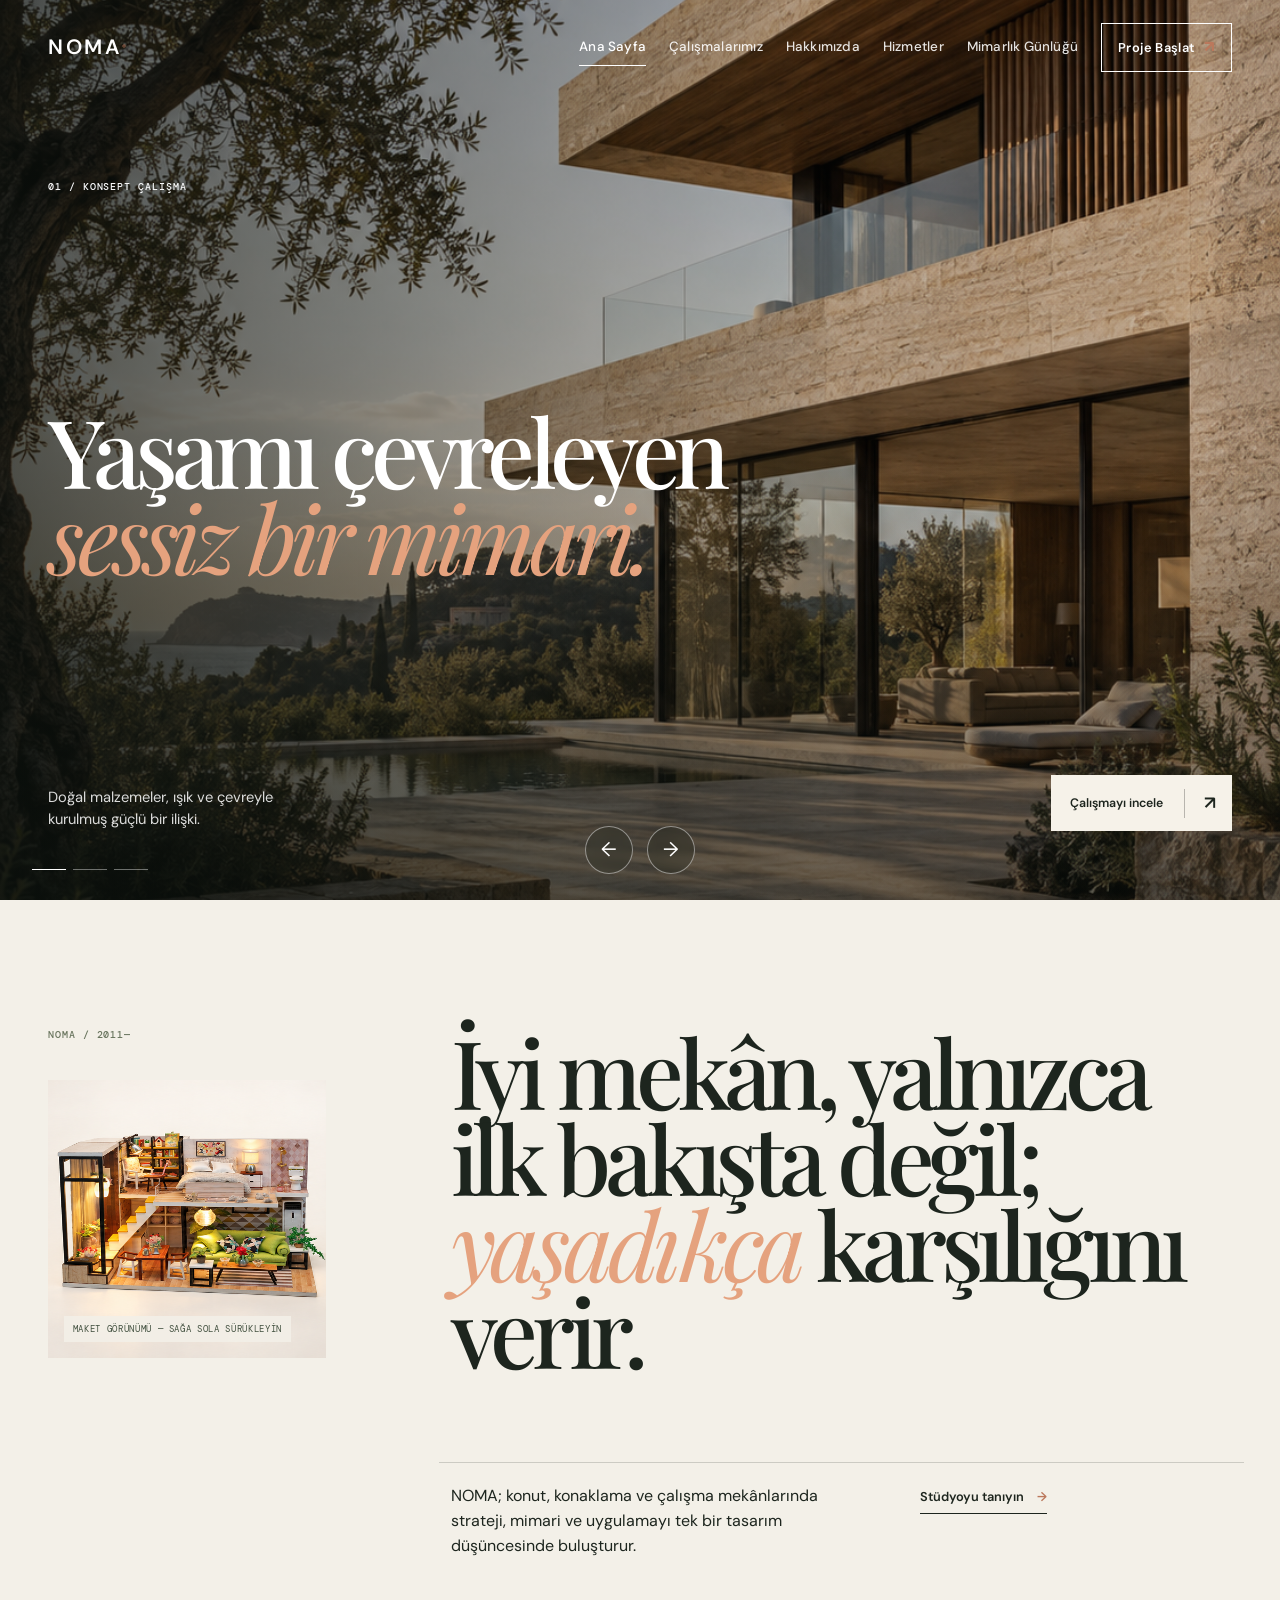
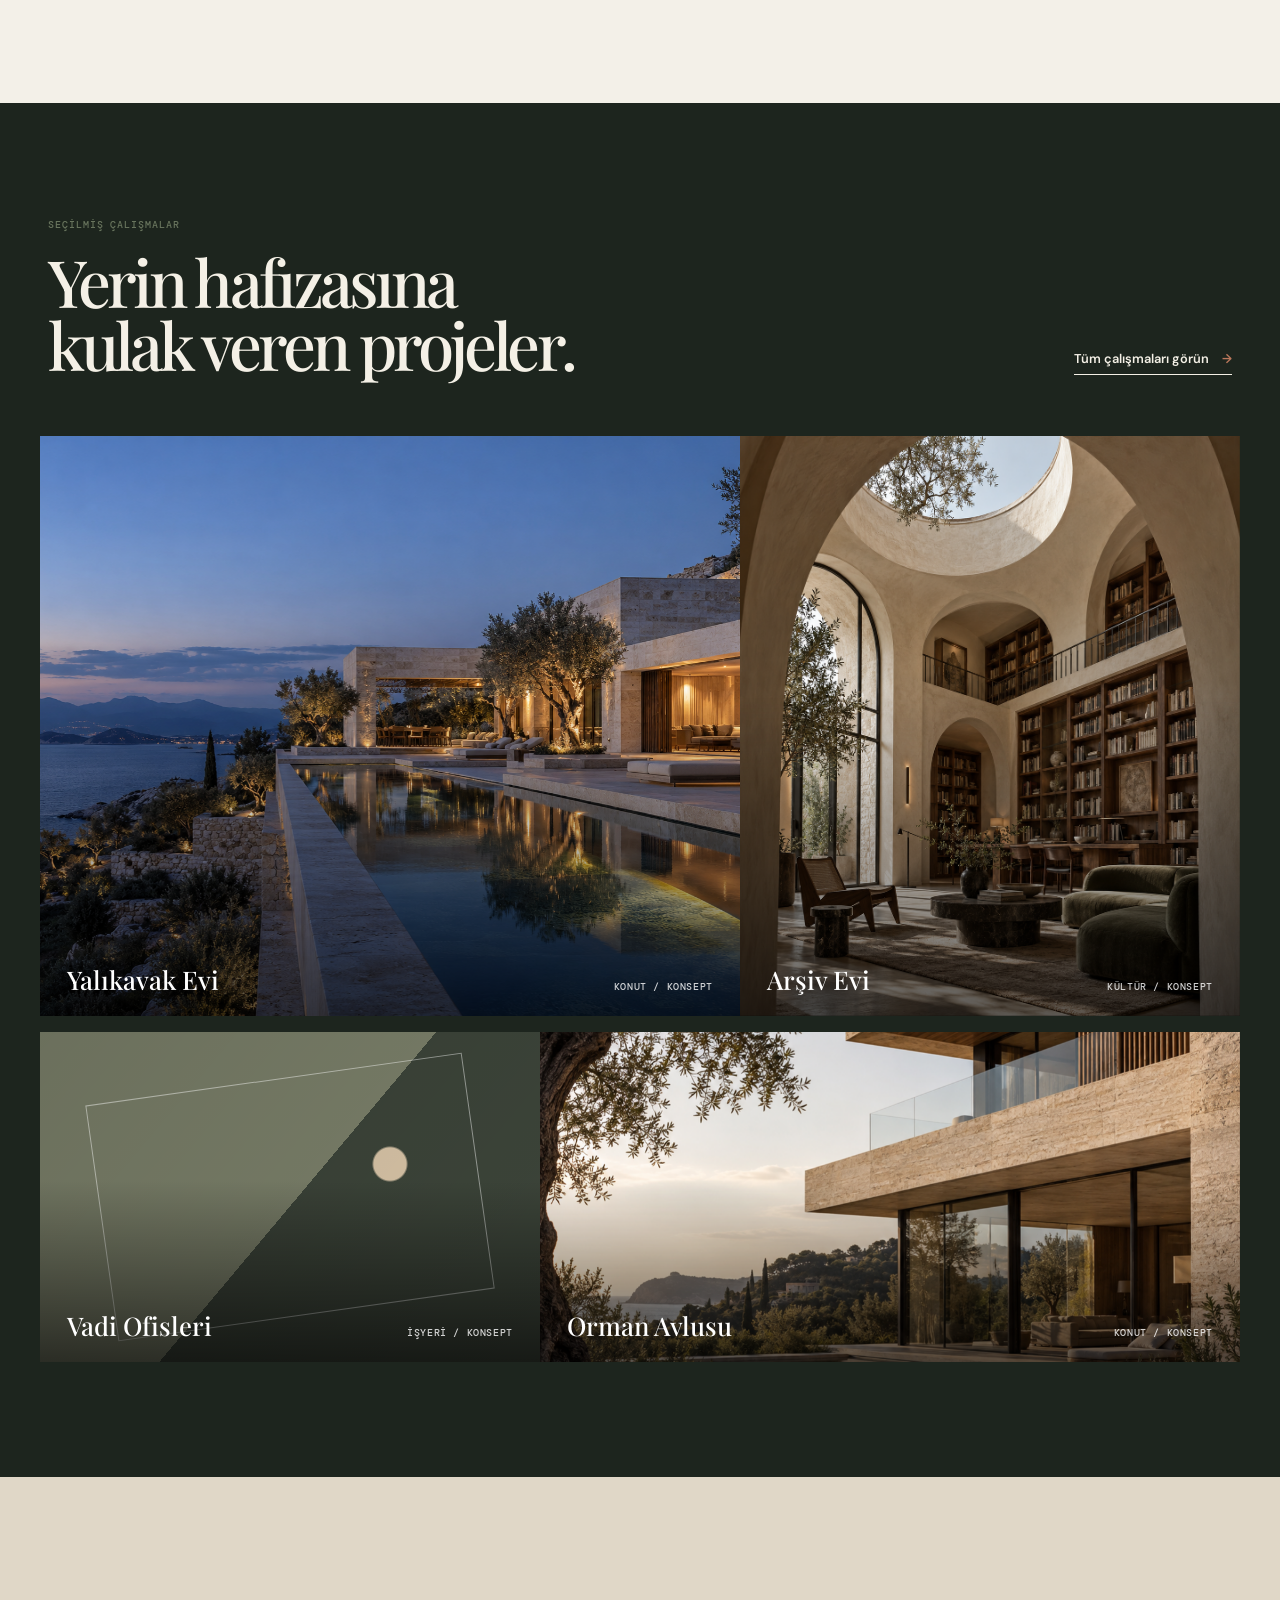
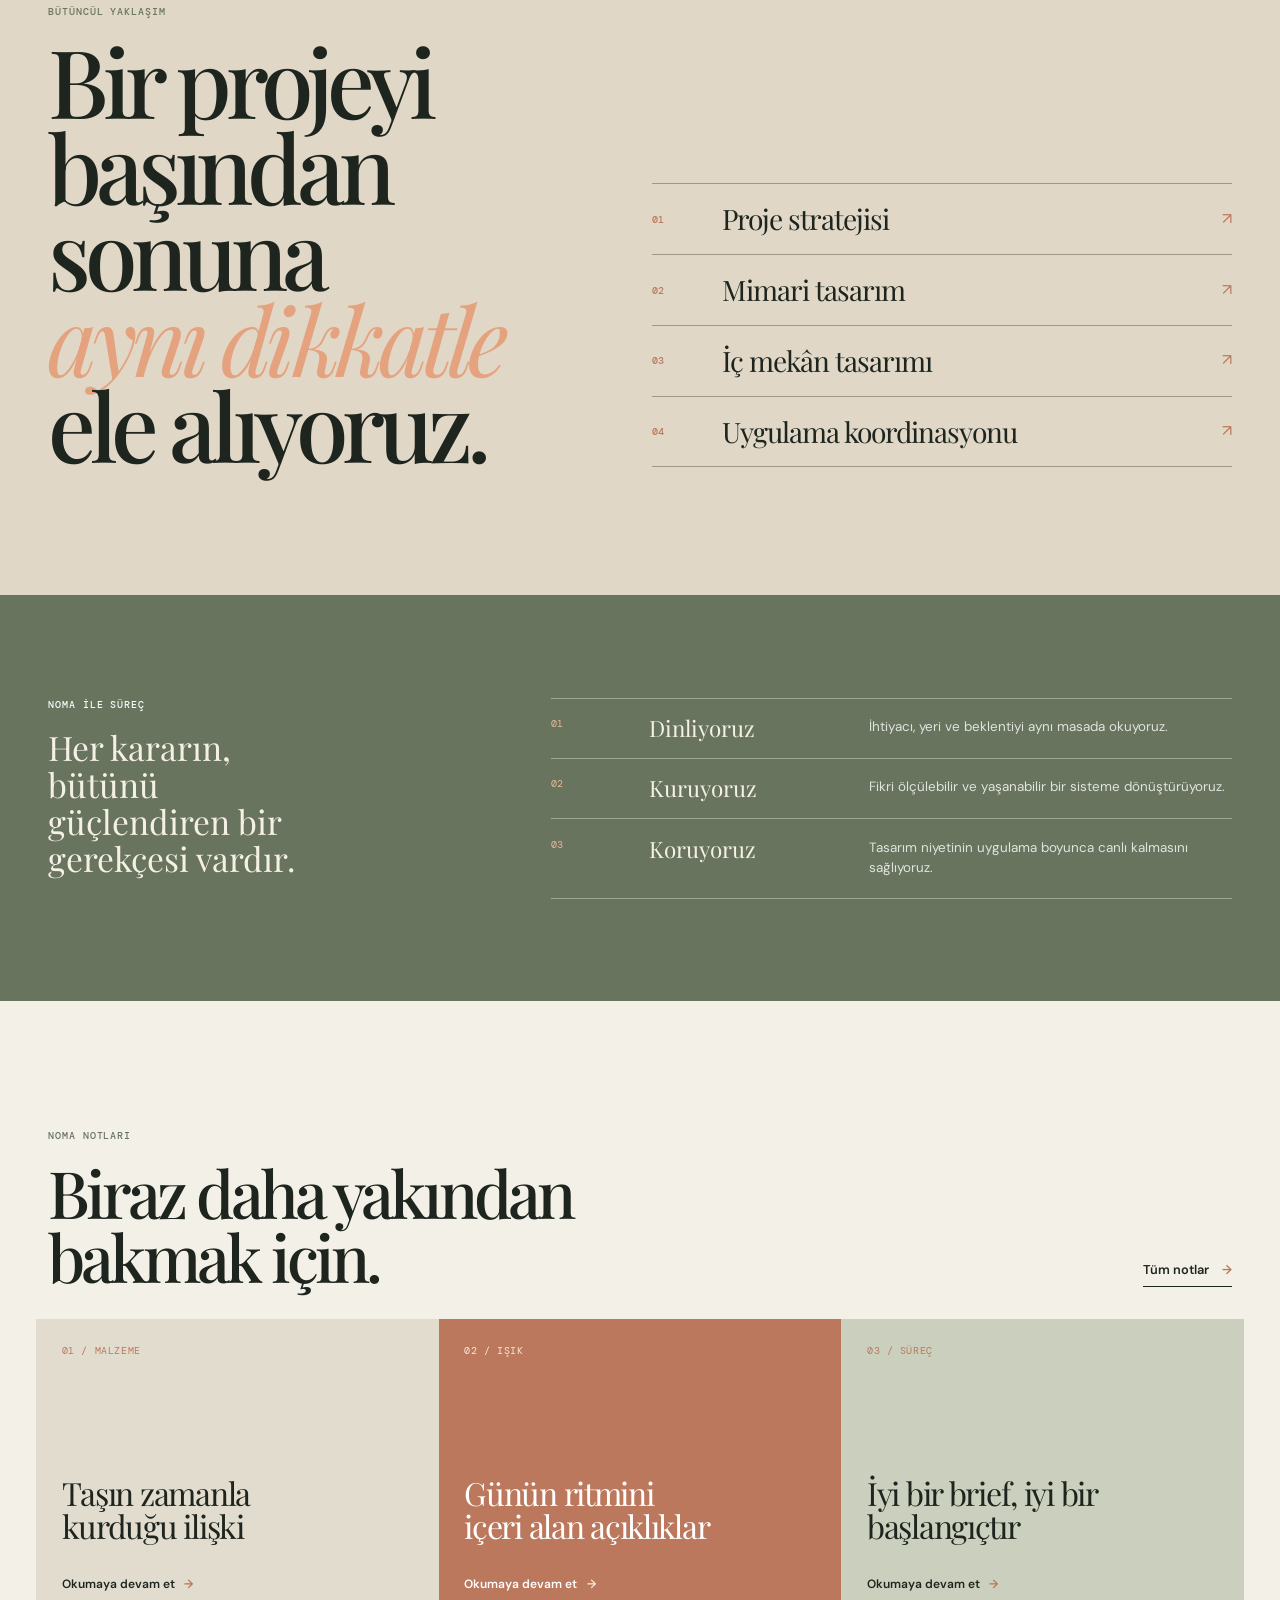
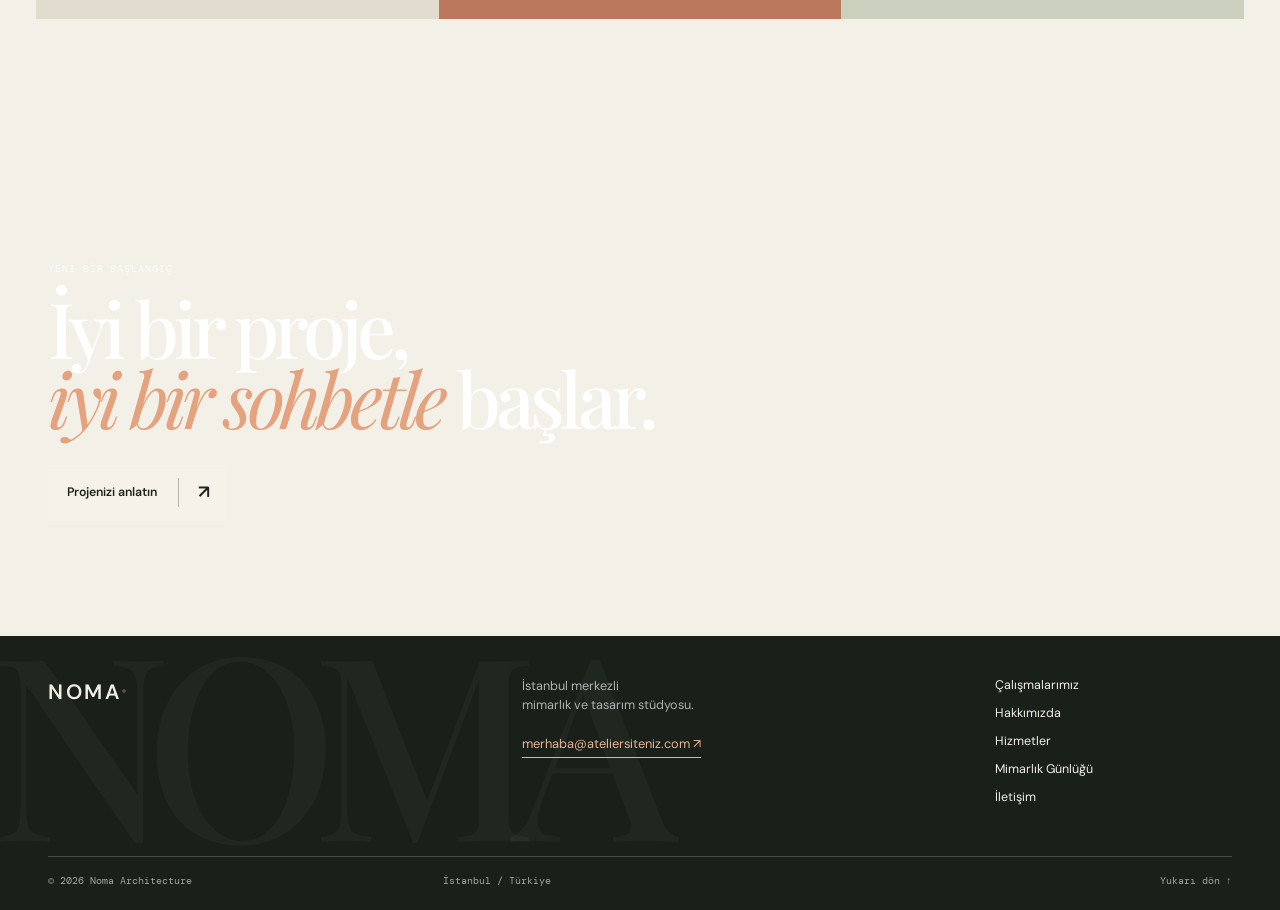
<file: index.html>
<!doctype html>
<html lang="tr">

<head>
    <meta charset="utf-8">
    <meta name="viewport" content="width=device-width,initial-scale=1">
    <meta name="description" content="NOMA Architecture — mimarlık, iç mekân ve proje danışmanlığı.">
    <title>NOMA Architecture — Ana Sayfa</title>
    <link rel="preconnect" href="https://fonts.googleapis.com">
    <link rel="preconnect" href="https://fonts.gstatic.com" crossorigin>
    <link
        href="https://fonts.googleapis.com/css2?family=DM+Mono:wght@400;500&family=DM+Sans:wght@400;500;600&family=Playfair+Display:ital,wght@0,500;0,600;1,500&display=swap"
        rel="stylesheet">
    <link href="https://cdn.jsdelivr.net/npm/bootstrap@5.3.8/dist/css/bootstrap.min.css" rel="stylesheet">
    <link rel="stylesheet" href="css/styles.css">
</head>

<body class="home"><a class="skip-link" href="#main">İçeriğe geç</a>
    <header class="site-header header-light">
        <nav class="navbar navbar-expand-lg">
            <div class="container-fluid px-4 px-xl-5"><a class="brand" href="index.html">NOMA<sup>®</sup></a><button
                    class="navbar-toggler" type="button" data-bs-toggle="collapse" data-bs-target="#nav"
                    aria-label="Menüyü aç"><i></i><i></i></button>
                <div class="collapse navbar-collapse" id="nav">
                    <ul class="navbar-nav ms-auto align-items-lg-center">
                        <li><a class="active" href="index.html">Ana Sayfa</a></li>
                        <li><a href="calismalarimiz.html">Çalışmalarımız</a></li>
                        <li><a href="hakkimizda.html">Hakkımızda</a></li>
                        <li><a href="hizmetler.html">Hizmetler</a></li>
                        <li><a href="notlar.html">Notlar</a></li>
                        <li><a class="nav-button" href="iletisim.html">Proje Başlat <b>↗</b></a></li>
                    </ul>
                </div>
            </div>
        </nav>
    </header>
    <main id="main">
        <section class="hero-carousel carousel slide carousel-fade" id="heroCarousel" data-bs-ride="carousel"
            data-bs-interval="6500" aria-label="Öne çıkan çalışmalar">
            <div class="carousel-indicators"><button type="button" data-bs-target="#heroCarousel" data-bs-slide-to="0"
                    class="active" aria-label="1. slayt"></button><button type="button" data-bs-target="#heroCarousel"
                    data-bs-slide-to="1" aria-label="2. slayt"></button><button type="button"
                    data-bs-target="#heroCarousel" data-bs-slide-to="2" aria-label="3. slayt"></button></div>
            <div class="carousel-inner">
                <article class="carousel-item active hero-slide slide-one">
                    <div class="hero-shade"></div>
                    <div class="container-fluid hero-copy px-4 px-xl-5">
                        <p class="kicker text-light">01 / Konsept çalışma</p>
                        <h1>Yaşamı çevreleyen<br><em>sessiz bir mimari.</em></h1>
                        <div class="hero-bottom">
                            <p>Doğal malzemeler, ışık ve çevreyle kurulmuş güçlü bir ilişki.</p><a
                                class="button button-light" href="calismalarimiz.html">Çalışmayı incele
                                <span>↗</span></a>
                        </div>
                    </div>
                </article>
                <article class="carousel-item hero-slide slide-two">
                    <div class="hero-shade"></div>
                    <div class="container-fluid hero-copy px-4 px-xl-5">
                        <p class="kicker text-light">02 / Konsept çalışma</p>
                        <h1>Kıyının ritmine<br><em>uyumlanan ev.</em></h1>
                        <div class="hero-bottom">
                            <p>Gölge, su ve taşın dengesiyle biçimlenen çağdaş bir sığınak.</p><a
                                class="button button-light" href="calismalarimiz.html">Çalışmayı incele
                                <span>↗</span></a>
                        </div>
                    </div>
                </article>
                <article class="carousel-item hero-slide slide-three">
                    <div class="hero-shade"></div>
                    <div class="container-fluid hero-copy px-4 px-xl-5">
                        <p class="kicker text-light">03 / Konsept çalışma</p>
                        <h1>Bilginin etrafında<br><em>toplanan mekân.</em></h1>
                        <div class="hero-bottom">
                            <p>Kültür, ışık ve malzemeyi aynı anlatıda buluşturan iç mekânlar.</p><a
                                class="button button-light" href="calismalarimiz.html">Çalışmayı incele
                                <span>↗</span></a>
                        </div>
                    </div>
                </article>
            </div><button class="carousel-control-prev hero-control" type="button" data-bs-target="#heroCarousel"
                data-bs-slide="prev"><span aria-hidden="true">←</span><span
                    class="visually-hidden">Önceki</span></button><button class="carousel-control-next hero-control"
                type="button" data-bs-target="#heroCarousel" data-bs-slide="next"><span aria-hidden="true">→</span><span
                    class="visually-hidden">Sonraki</span></button>
        </section>
        <section class="manifesto space-xl">
            <div class="container-fluid px-4 px-xl-5">
                <div class="row">
                    <div class="col-lg-3">
                        <p class="kicker reveal">NOMA / 2011—</p>
                        <div class="house-stage reveal" id="houseStage" role="application"
                            aria-label="Sürükleyerek döndürülebilen mimari maket">
                            <div class="house-rotate">
                                <div class="house"><i class="house-roof"></i><i class="house-front"><b></b></i><i
                                        class="house-side"></i><i class="house-base"></i></div>
                            </div><span>Keşfetmek için sürükleyin ↔</span>
                        </div>
                    </div>
                    <div class="col-lg-8 offset-lg-1">
                        <h2 class="display reveal">İyi mekân, yalnızca ilk bakışta değil;<br><em>yaşadıkça</em>
                            karşılığını verir.</h2>
                        <div class="row manifesto-note reveal">
                            <p class="col-md-6">NOMA; konut, konaklama ve çalışma mekânlarında strateji, mimari ve
                                uygulamayı tek bir tasarım düşüncesinde buluşturur.</p>
                            <p class="col-md-5 offset-md-1"><a class="underlink" href="hakkimizda.html">Stüdyoyu tanıyın
                                    <span>→</span></a></p>
                        </div>
                    </div>
                </div>
            </div>
        </section>
        <section class="featured">
            <div class="container-fluid px-4 px-xl-5">
                <div class="section-head">
                    <div>
                        <p class="kicker">Seçilmiş çalışmalar</p>
                        <h2>Yerin hafızasına<br>kulak veren projeler.</h2>
                    </div><a class="underlink light-link" href="calismalarimiz.html">Tüm çalışmaları görün
                        <span>→</span></a>
                </div>
                <div class="row g-3 work-grid"><a class="col-lg-7 work-tile tall reveal" href="calismalarimiz.html"><img
                            src="public/project-bodrum.png" alt="Taş ve suyla biçimlenen çağdaş kıyı evi"
                            loading="lazy"><span class="work-info"><b>Yalıkavak Evi</b><small>Konut /
                                Konsept</small></span></a><a class="col-lg-5 work-tile reveal"
                        href="calismalarimiz.html"><img src="public/project-library.png"
                            alt="Kemerli tavanı ve ahşap rafları olan kültür mekânı" loading="lazy"><span
                            class="work-info"><b>Arşiv Evi</b><small>Kültür / Konsept</small></span></a><a
                        class="col-lg-5 work-tile horizontal reveal" href="calismalarimiz.html">
                        <div class="abstract-visual visual-moss"></div><span class="work-info"><b>Vadi
                                Ofisleri</b><small>İşyeri / Konsept</small></span>
                    </a><a class="col-lg-7 work-tile horizontal reveal" href="calismalarimiz.html"><img
                            src="public/hero-architecture.png" alt="Bahçe ile ilişki kuran çağdaş konut"
                            loading="lazy"><span class="work-info"><b>Orman Avlusu</b><small>Konut /
                                Konsept</small></span></a></div>
            </div>
        </section>
        <section class="capabilities space-xl">
            <div class="container-fluid px-4 px-xl-5">
                <div class="row align-items-end">
                    <div class="col-lg-5">
                        <p class="kicker reveal">Bütüncül yaklaşım</p>
                        <h2 class="display reveal">Bir projeyi<br>başından sonuna<br><em>aynı dikkatle</em> ele
                            alıyoruz.</h2>
                    </div>
                    <div class="col-lg-6 offset-lg-1">
                        <div class="cap-list reveal"><a href="hizmetler.html"><span>01</span><b>Proje
                                    stratejisi</b><i>↗</i></a><a href="hizmetler.html"><span>02</span><b>Mimari
                                    tasarım</b><i>↗</i></a><a href="hizmetler.html"><span>03</span><b>İç mekân
                                    tasarımı</b><i>↗</i></a><a href="hizmetler.html"><span>04</span><b>Uygulama
                                    koordinasyonu</b><i>↗</i></a></div>
                    </div>
                </div>
            </div>
        </section>
        <section class="process-band">
            <div class="container-fluid px-4 px-xl-5">
                <div class="row">
                    <div class="col-lg-4">
                        <p class="kicker text-light">NOMA ile süreç</p>
                        <p class="process-intro">Her kararın, bütünü güçlendiren bir gerekçesi vardır.</p>
                    </div>
                    <div class="col-lg-7 offset-lg-1 process-steps">
                        <div><span>01</span><b>Dinliyoruz</b>
                            <p>İhtiyacı, yeri ve beklentiyi aynı masada okuyoruz.</p>
                        </div>
                        <div><span>02</span><b>Kuruyoruz</b>
                            <p>Fikri ölçülebilir ve yaşanabilir bir sisteme dönüştürüyoruz.</p>
                        </div>
                        <div><span>03</span><b>Koruyoruz</b>
                            <p>Tasarım niyetinin uygulama boyunca canlı kalmasını sağlıyoruz.</p>
                        </div>
                    </div>
                </div>
            </div>
        </section>
        <section class="journal space-xl">
            <div class="container-fluid px-4 px-xl-5">
                <div class="section-head">
                    <div>
                        <p class="kicker">NOMA notları</p>
                        <h2>Biraz daha yakından<br>bakmak için.</h2>
                    </div><a class="underlink" href="notlar.html">Tüm notlar <span>→</span></a>
                </div>
                <div class="row g-4">
                    <article class="col-md-4 note-card reveal"><span>01 / Malzeme</span>
                        <h3>Taşın zamanla kurduğu ilişki</h3><a href="notlar.html">Okumaya devam et <i>→</i></a>
                    </article>
                    <article class="col-md-4 note-card featured-note reveal"><span>02 / Işık</span>
                        <h3>Günün ritmini içeri alan açıklıklar</h3><a href="notlar.html">Okumaya devam et <i>→</i></a>
                    </article>
                    <article class="col-md-4 note-card reveal"><span>03 / Süreç</span>
                        <h3>İyi bir brief, iyi bir başlangıçtır</h3><a href="notlar.html">Okumaya devam et <i>→</i></a>
                    </article>
                </div>
            </div>
        </section>
        <section class="project-cta">
            <div class="container-fluid px-4 px-xl-5">
                <p class="kicker text-light">Yeni bir başlangıç</p>
                <h2>İyi bir proje,<br><em>iyi bir sohbetle</em> başlar.</h2><a class="button button-light"
                    href="iletisim.html">Projenizi anlatın <span>↗</span></a>
            </div>
        </section>
    </main>
    <footer class="site-footer">
        <div class="container-fluid px-4 px-xl-5">
            <div class="footer-main"><a class="brand" href="index.html">NOMA<sup>®</sup></a>
                <div>
                    <p>İstanbul merkezli<br>mimarlık ve tasarım stüdyosu.</p><a class="footer-mail"
                        href="mailto:merhaba@ateliersiteniz.com">merhaba@ateliersiteniz.com ↗</a>
                </div>
                <div class="footer-links"><a href="calismalarimiz.html">Çalışmalarımız</a><a
                        href="hakkimizda.html">Hakkımızda</a><a href="hizmetler.html">Hizmetler</a><a
                        href="notlar.html">Mimarlık Günlüğü</a><a href="iletisim.html">İletişim</a></div>
            </div>
            <div class="footer-bottom"><span>© <span id="year"></span> Noma Architecture</span><span>İstanbul /
                    Türkiye</span><a href="#main">Yukarı dön ↑</a></div>
        </div>
    </footer>
    <script src="https://cdn.jsdelivr.net/npm/bootstrap@5.3.8/dist/js/bootstrap.bundle.min.js"></script>
    <script src="js/script.js"></script>
</body>

</html>
</file>
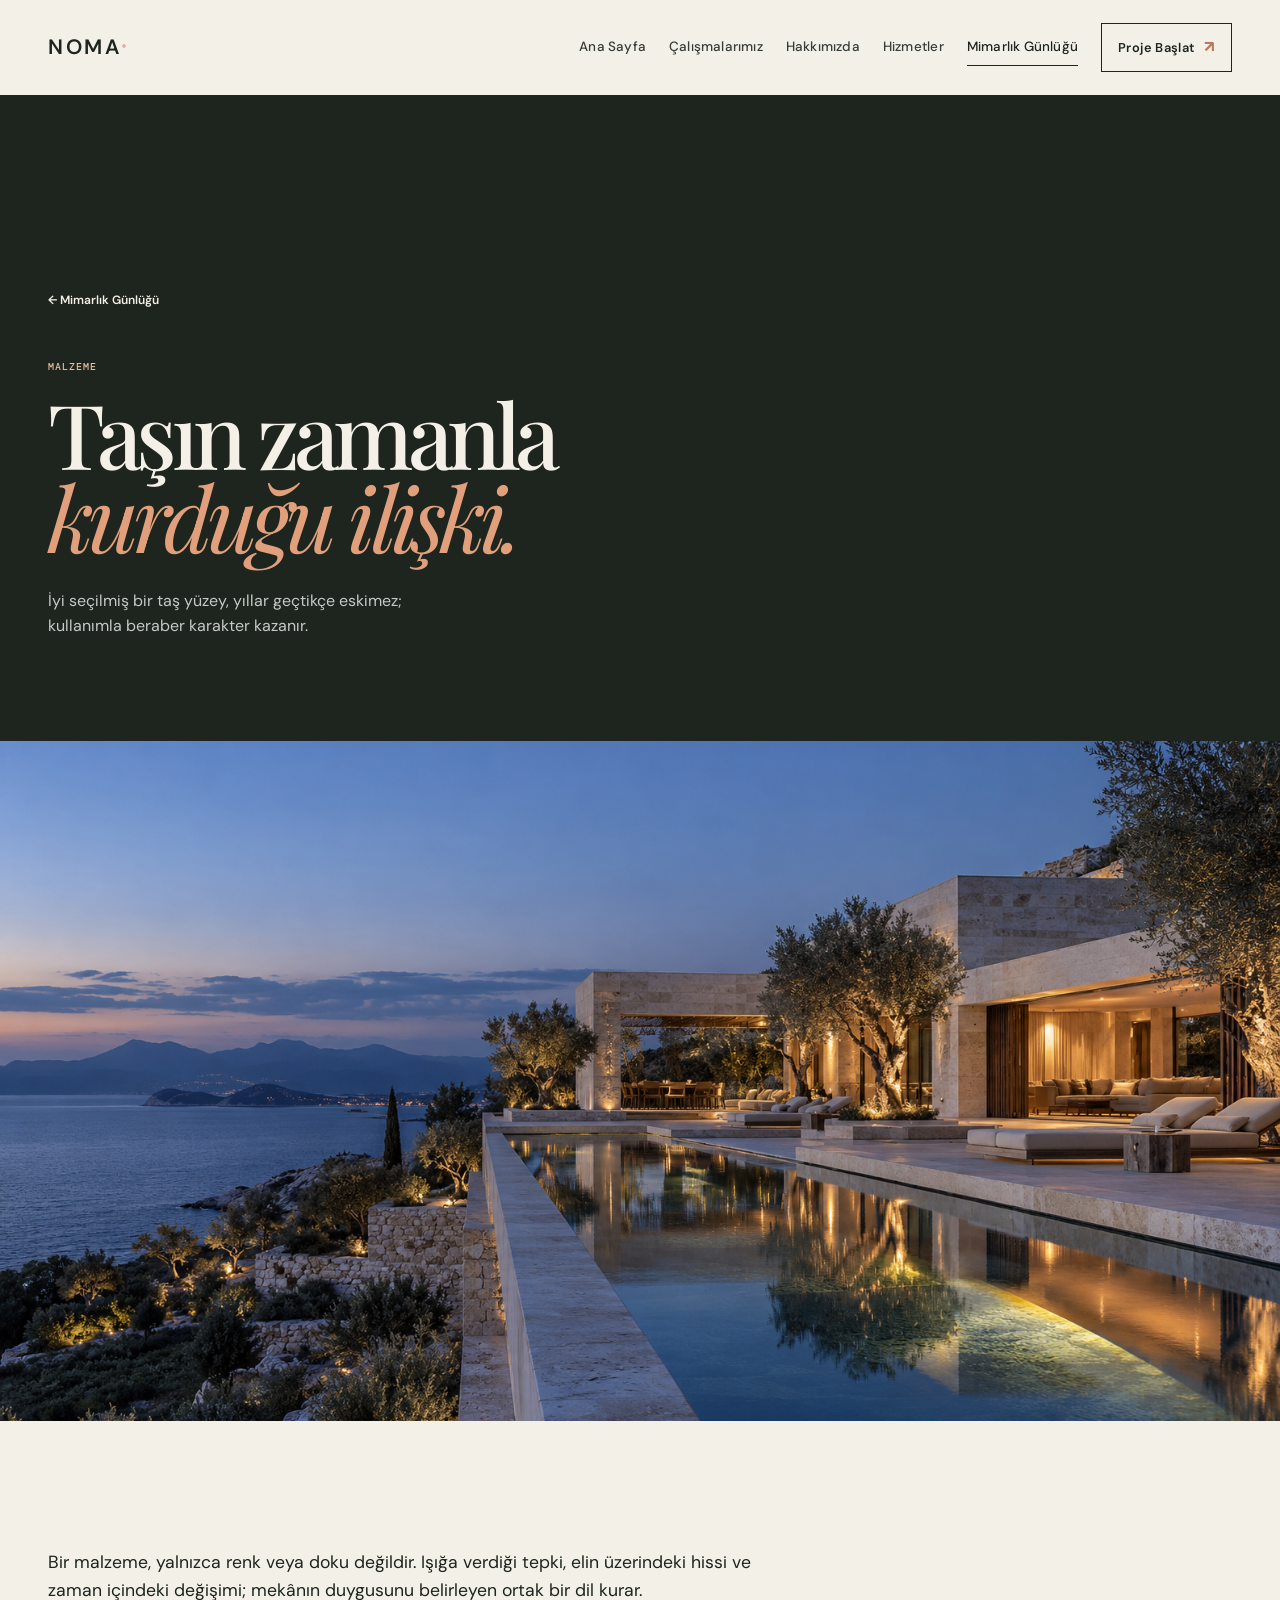
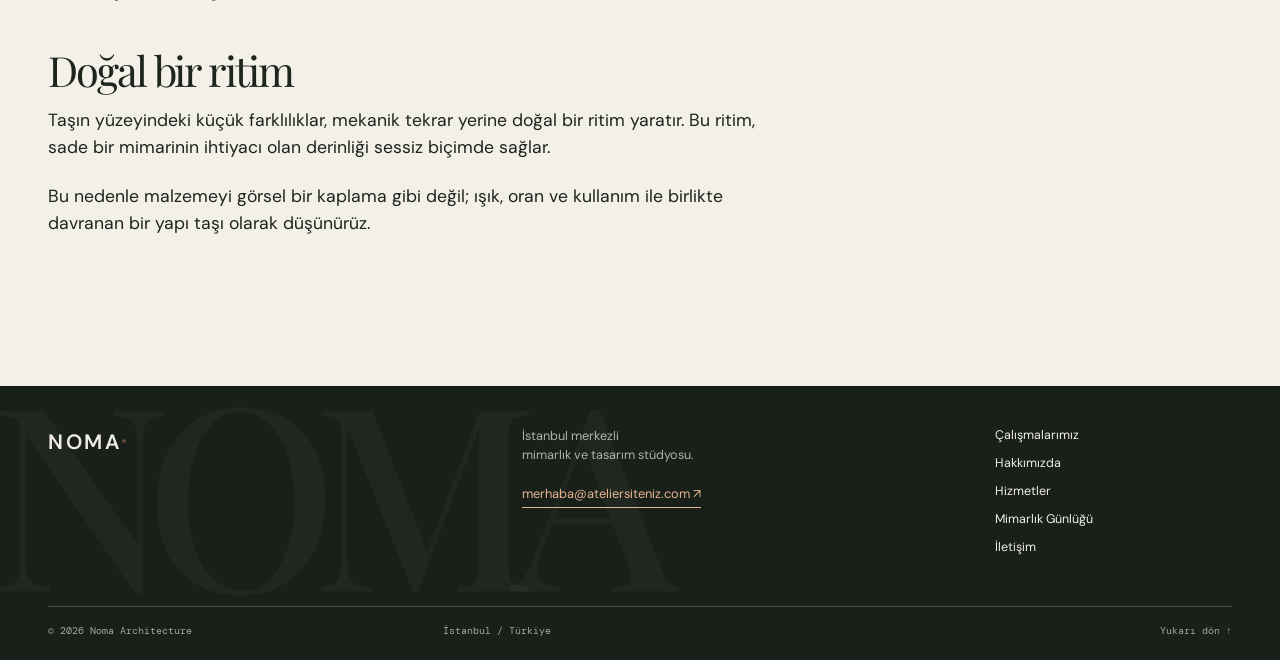
<file: blog.html>
<!doctype html>
<html lang="tr">

<head>
    <meta charset="utf-8">
    <meta name="viewport" content="width=device-width,initial-scale=1">
    <title>Mimarlık Günlüğü — NOMA</title>
    <link rel="preconnect" href="https://fonts.googleapis.com">
    <link
        href="https://fonts.googleapis.com/css2?family=DM+Mono&family=DM+Sans:wght@400;500;600&family=Playfair+Display:ital,wght@0,500;1,500&display=swap"
        rel="stylesheet">
    <link href="https://cdn.jsdelivr.net/npm/bootstrap@5.3.8/dist/css/bootstrap.min.css" rel="stylesheet">
    <link rel="stylesheet" href="css/styles.css">
</head>

<body>
    <header class="site-header">
        <nav class="navbar navbar-expand-lg">
            <div class="container-fluid px-4 px-xl-5"><a class="brand" href="index.html">NOMA<sup>®</sup></a><button
                    class="navbar-toggler" type="button" data-bs-toggle="collapse" data-bs-target="#nav"
                    aria-label="Menüyü aç"><i></i><i></i></button>
                <div class="collapse navbar-collapse" id="nav">
                    <ul class="navbar-nav ms-auto align-items-lg-center">
                        <li><a href="index.html">Ana Sayfa</a></li>
                        <li><a href="calismalarimiz.html">Çalışmalarımız</a></li>
                        <li><a href="hakkimizda.html">Hakkımızda</a></li>
                        <li><a href="hizmetler.html">Hizmetler</a></li>
                        <li><a class="active" href="notlar.html">Mimarlık Günlüğü</a></li>
                        <li><a class="nav-button" href="iletisim.html">Proje Başlat <b>↗</b></a></li>
                    </ul>
                </div>
            </div>
        </nav>
    </header>
    <main>
        <section class="page-hero">
            <div class="container-fluid px-4 px-xl-5"><a class="blog-back" href="notlar.html">← Mimarlık Günlüğü</a>
                <p class="kicker mt-5" id="articleCategory">Malzeme</p>
                <h1 id="articleTitle">Taşın zamanla<br><em>kurduğu ilişki.</em></h1>
                <p id="articleLead">İyi seçilmiş bir taş yüzey, yıllar geçtikçe eskimez; kullanımla beraber karakter
                    kazanır.</p>
            </div>
        </section>
        <div class="blog-cover" id="blogCover" role="img" aria-label="Mimari yazı kapak görseli"></div>
        <article class="space-xl">
            <div class="container-fluid px-4 px-xl-5">
                <div class="blog-content" id="articleBody">
                    <p>Bir malzeme, yalnızca renk veya doku değildir. Işığa verdiği tepki, elin üzerindeki hissi ve
                        zaman içindeki değişimi; mekânın duygusunu belirleyen ortak bir dil kurar.</p>
                    <h2>Doğal bir ritim</h2>
                    <p>Taşın yüzeyindeki küçük farklılıklar, mekanik tekrar yerine doğal bir ritim yaratır. Bu ritim,
                        sade bir mimarinin ihtiyacı olan derinliği sessiz biçimde sağlar.</p>
                    <p>Bu nedenle malzemeyi görsel bir kaplama gibi değil; ışık, oran ve kullanım ile birlikte davranan
                        bir yapı taşı olarak düşünürüz.</p>
                </div>
            </div>
        </article>
    </main>
    <footer class="site-footer"></footer>
    <script src="https://cdn.jsdelivr.net/npm/bootstrap@5.3.8/dist/js/bootstrap.bundle.min.js"></script>
    <script src="js/script.js"></script>
    <script>const articles = { tas: { category: 'Malzeme', title: 'Taşın zamanla<br><em>kurduğu ilişki.</em>', lead: 'İyi seçilmiş bir taş yüzey, yıllar geçtikçe eskimez; kullanımla beraber karakter kazanır.', image: 'public/project-bodrum.png', body: '<p>Bir malzeme, yalnızca renk veya doku değildir. Işığa verdiği tepki, elin üzerindeki hissi ve zaman içindeki değişimi; mekânın duygusunu belirleyen ortak bir dil kurar.</p><h2>Doğal bir ritim</h2><p>Taşın yüzeyindeki küçük farklılıklar, mekanik tekrar yerine doğal bir ritim yaratır. Bu ritim, sade bir mimarinin ihtiyacı olan derinliği sessiz biçimde sağlar.</p><p>Bu nedenle malzemeyi görsel bir kaplama gibi değil; ışık, oran ve kullanım ile birlikte davranan bir yapı taşı olarak düşünürüz.</p>' }, isik: { category: 'Işık', title: 'Günün ritmini içeri alan<br><em>açıklıklar.</em>', lead: 'Bir açıklığın ölçüsü, yönü ve eşiği; mekânın gün boyunca değişen karakterini belirler.', image: 'public/hero-architecture.png', body: '<p>Gün ışığı, mekânın en değişken malzemesidir. Tasarımda bir pencereyi yalnızca manzaraya açılan bir boşluk olarak değil, günün saatlerini kaydeden bir araç olarak ele alırız.</p><h2>Işığın yolu</h2><p>Güneşin geliş açısı, gölgenin derinliği ve yüzeylerin yansıtıcılığı birlikte düşünülür. Böylece günün farklı anları, mekânda farklı ama dengeli atmosferler yaratır.</p>' }, brief: { category: 'Süreç', title: 'İyi bir brief, iyi bir<br><em>başlangıçtır.</em>', lead: 'Projenin doğru sorularla başlaması, daha sonra alınacak yüzlerce kararı berraklaştırır.', image: 'public/project-library.png', body: '<p>Brief, yalnızca ihtiyaç listesi değildir. Kullanıcının alışkanlıklarını, arsanın imkânlarını ve projenin uzun vadeli hedeflerini aynı konuşmada bir araya getirir.</p><h2>Doğru sorular</h2><p>İlk toplantılarda mimari çözümlerden çok, doğru sorular önemlidir. Bu sorular tasarımın sınırlarını değil, ihtimallerini açar.</p>' }, esik: { category: 'Mekân', title: 'Eşikler: Odalar arasında değil,<br><em>deneyimler arasında.</em>', lead: 'Geçiş alanları, bir yapının sadece dolaşımını değil; temposunu da belirler.', image: 'public/hero-architecture.png', body: '<p>Koridor, giriş, avlu ya da daralan bir açıklık: Eşikler, bir hâlden diğerine geçişin mekânsal araçlarıdır.</p><h2>Beklemek için yer</h2><p>İyi bir eşik, kullanıcıya yön vermekle kalmaz; kısa bir durma ve bakma anı da sunar. Bu anlar, mekânın hafızada kalmasını sağlar.</p>' } }; const article = articles[new URLSearchParams(location.search).get('article')] || articles.tas; document.title = article.title.replace(/<[^>]*>/g, '') + ' — NOMA'; articleCategory.textContent = article.category; articleTitle.innerHTML = article.title; articleLead.textContent = article.lead; blogCover.style.backgroundImage = `url('${article.image}')`; articleBody.innerHTML = article.body;</script>
</body>

</html>
</file>
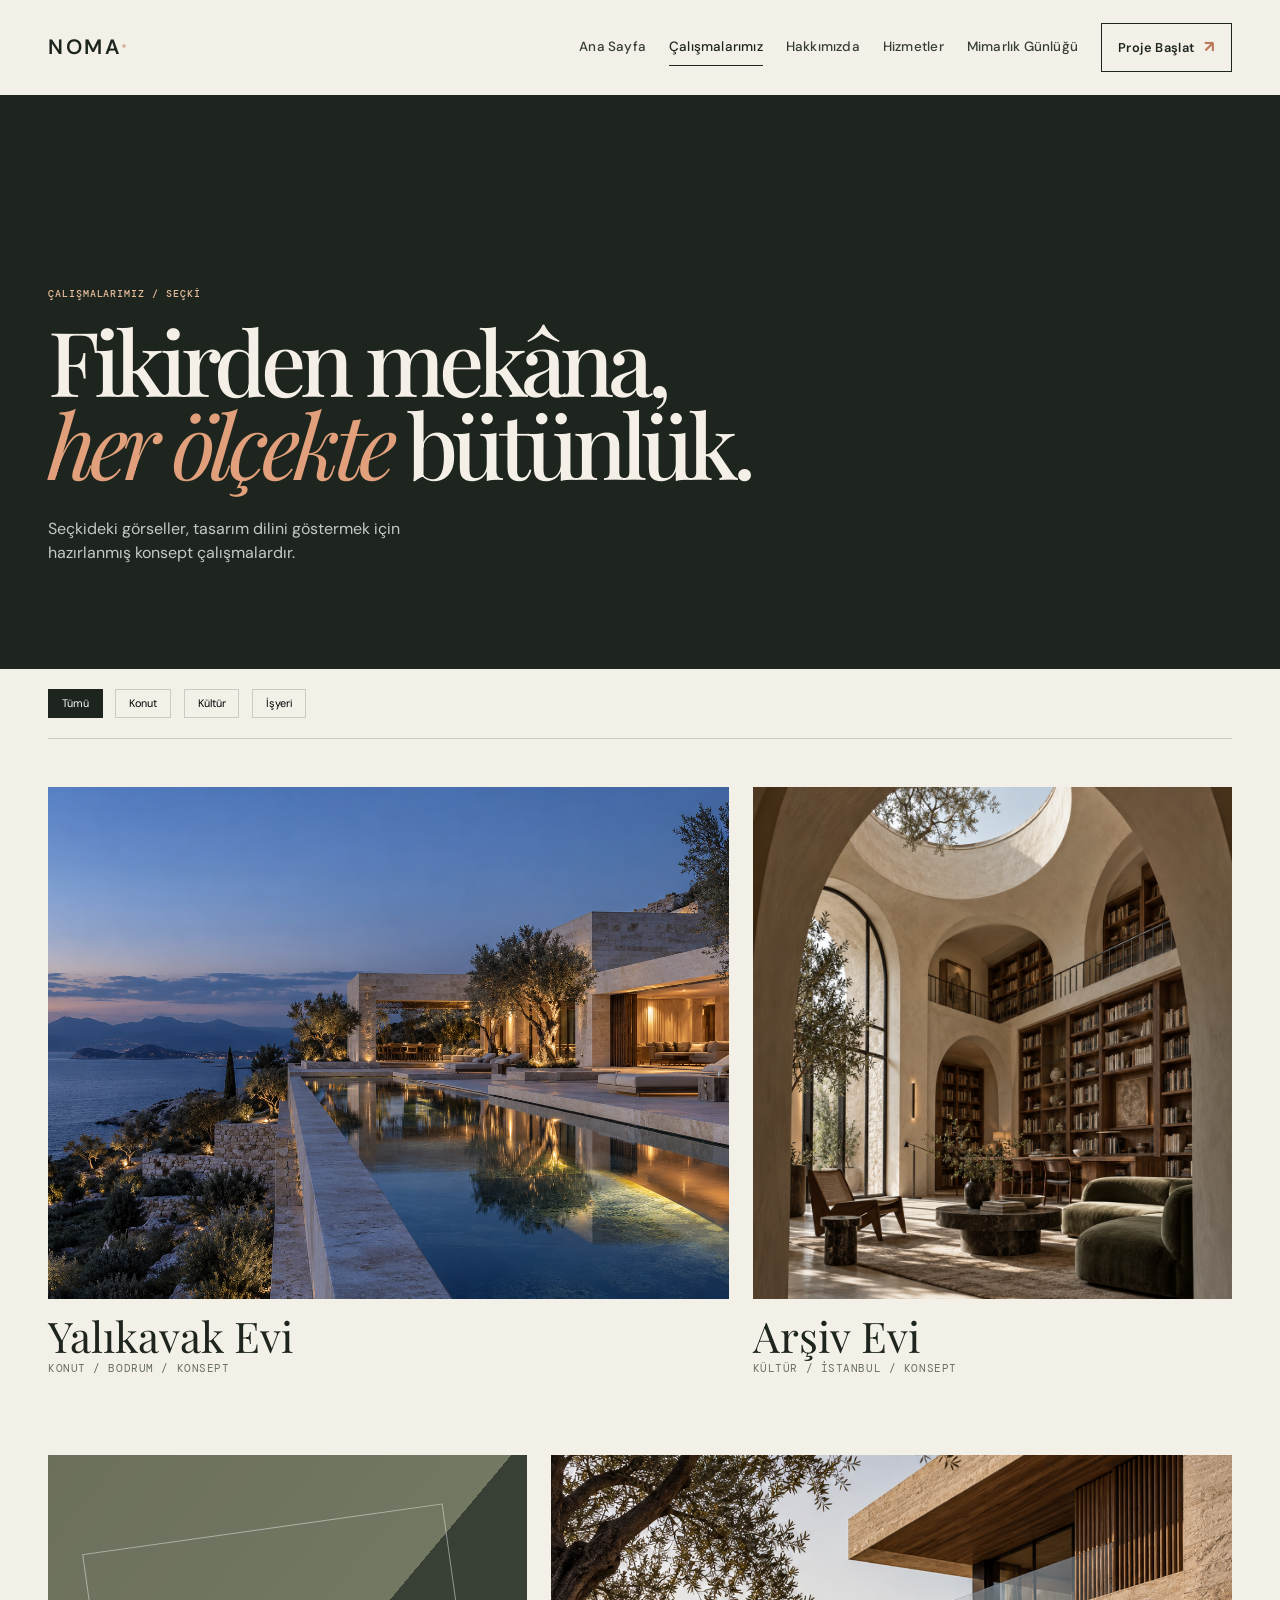
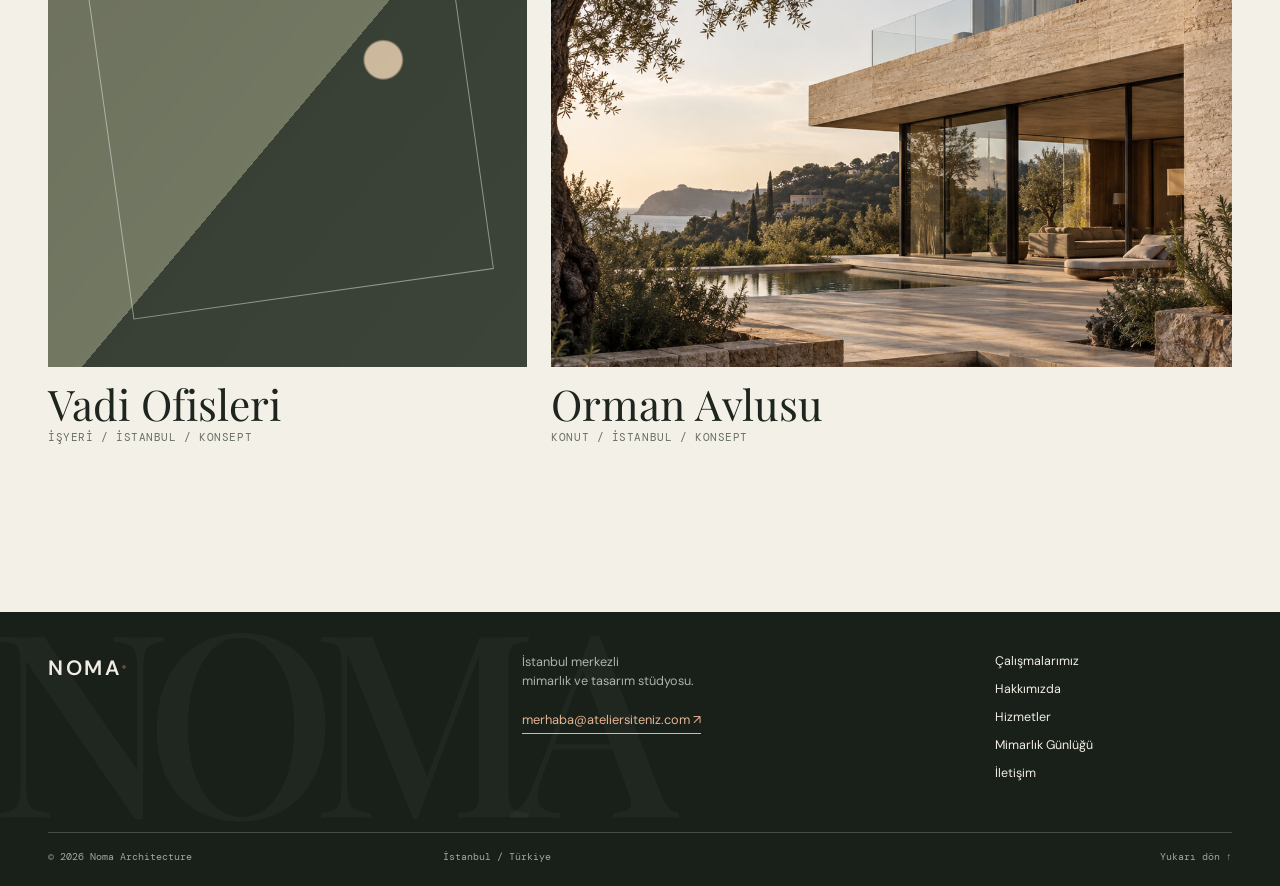
<file: calismalarimiz.html>
<!doctype html>
<html lang="tr">

<head>
    <meta charset="utf-8">
    <meta name="viewport" content="width=device-width,initial-scale=1">
    <title>Çalışmalarımız — NOMA</title>
    <link rel="preconnect" href="https://fonts.googleapis.com">
    <link
        href="https://fonts.googleapis.com/css2?family=DM+Mono&family=DM+Sans:wght@400;500;600&family=Playfair+Display:ital,wght@0,500;1,500&display=swap"
        rel="stylesheet">
    <link href="https://cdn.jsdelivr.net/npm/bootstrap@5.3.8/dist/css/bootstrap.min.css" rel="stylesheet">
    <link rel="stylesheet" href="css/styles.css">
</head>

<body>
    <header class="site-header">
        <nav class="navbar navbar-expand-lg">
            <div class="container-fluid px-4 px-xl-5"><a class="brand" href="index.html">NOMA<sup>®</sup></a><button
                    class="navbar-toggler" type="button" data-bs-toggle="collapse"
                    data-bs-target="#nav"><i></i><i></i></button>
                <div class="collapse navbar-collapse" id="nav">
                    <ul class="navbar-nav ms-auto align-items-lg-center">
                        <li><a href="index.html">Ana Sayfa</a></li>
                        <li><a class="active" href="calismalarimiz.html">Çalışmalarımız</a></li>
                        <li><a href="hakkimizda.html">Hakkımızda</a></li>
                        <li><a href="hizmetler.html">Hizmetler</a></li>
                        <li><a href="notlar.html">Notlar</a></li>
                        <li><a class="nav-button" href="iletisim.html">Proje Başlat <b>↗</b></a></li>
                    </ul>
                </div>
            </div>
        </nav>
    </header>
    <main>
        <section class="page-hero">
            <div class="container-fluid px-4 px-xl-5">
                <p class="kicker">Çalışmalarımız / Seçki</p>
                <h1>Fikirden mekâna,<br><em>her ölçekte</em> bütünlük.</h1>
                <p>Seçkideki görseller, tasarım dilini göstermek için hazırlanmış konsept çalışmalardır.</p>
            </div>
        </section>
        <div class="container-fluid px-4 px-xl-5">
            <div class="filter-bar" aria-label="Proje filtresi"><button class="active"
                    data-filter="all">Tümü</button><button data-filter="konut">Konut</button><button
                    data-filter="kultur">Kültür</button><button data-filter="isyeri">İşyeri</button></div>
            <section class="work-page-grid row g-4"><a class="portfolio-card col-lg-7 project-item"
                    data-category="konut" href="iletisim.html"><img src="public/project-bodrum.png"
                        alt="Yalıkavak Evi konsepti">
                    <h2>Yalıkavak Evi</h2>
                    <p>Konut / Bodrum / Konsept</p>
                </a><a class="portfolio-card col-lg-5 project-item" data-category="kultur" href="iletisim.html"><img
                        src="public/project-library.png" alt="Arşiv Evi konsepti">
                    <h2>Arşiv Evi</h2>
                    <p>Kültür / İstanbul / Konsept</p>
                </a><a class="portfolio-card col-lg-5 project-item" data-category="isyeri" href="iletisim.html"><span
                        class="abstract-visual visual-moss"></span>
                    <h2>Vadi Ofisleri</h2>
                    <p>İşyeri / İstanbul / Konsept</p>
                </a><a class="portfolio-card col-lg-7 project-item" data-category="konut" href="iletisim.html"><img
                        src="public/hero-architecture.png" alt="Orman Avlusu konsepti">
                    <h2>Orman Avlusu</h2>
                    <p>Konut / İstanbul / Konsept</p>
                </a></section>
        </div>
    </main>
    <footer class="site-footer">
        <div class="container-fluid px-4 px-xl-5">
            <div class="footer-main"><a class="brand" href="index.html">NOMA<sup>®</sup></a>
                <p>İstanbul merkezli mimarlık ve tasarım stüdyosu.</p>
                <div class="footer-links"><a href="hakkimizda.html">Hakkımızda</a><a href="iletisim.html">İletişim</a>
                </div>
            </div>
            <div class="footer-bottom"><span>© <span id="year"></span> Noma Architecture</span><a href="#top">Yukarı dön
                    ↑</a></div>
        </div>
    </footer>
    <script src="https://cdn.jsdelivr.net/npm/bootstrap@5.3.8/dist/js/bootstrap.bundle.min.js"></script>
    <script src="js/script.js"></script>
</body>

</html>
</file>
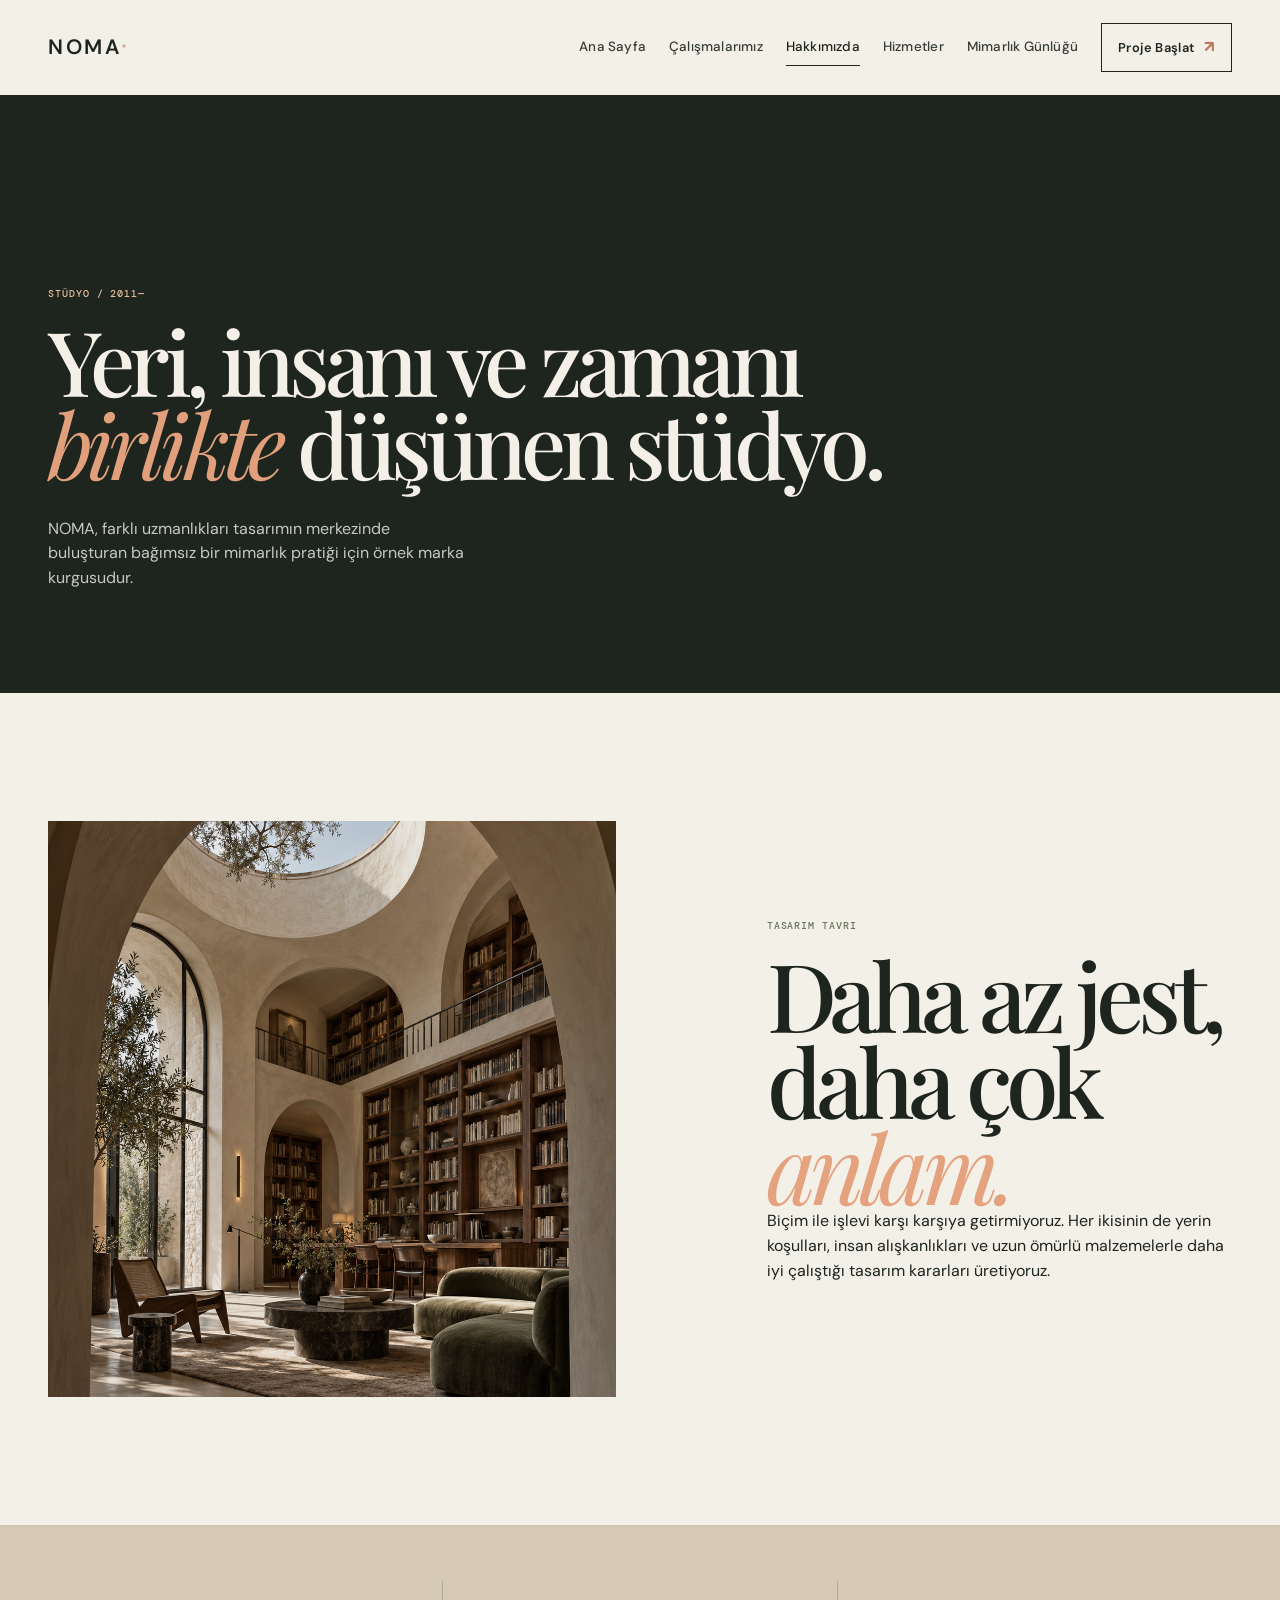
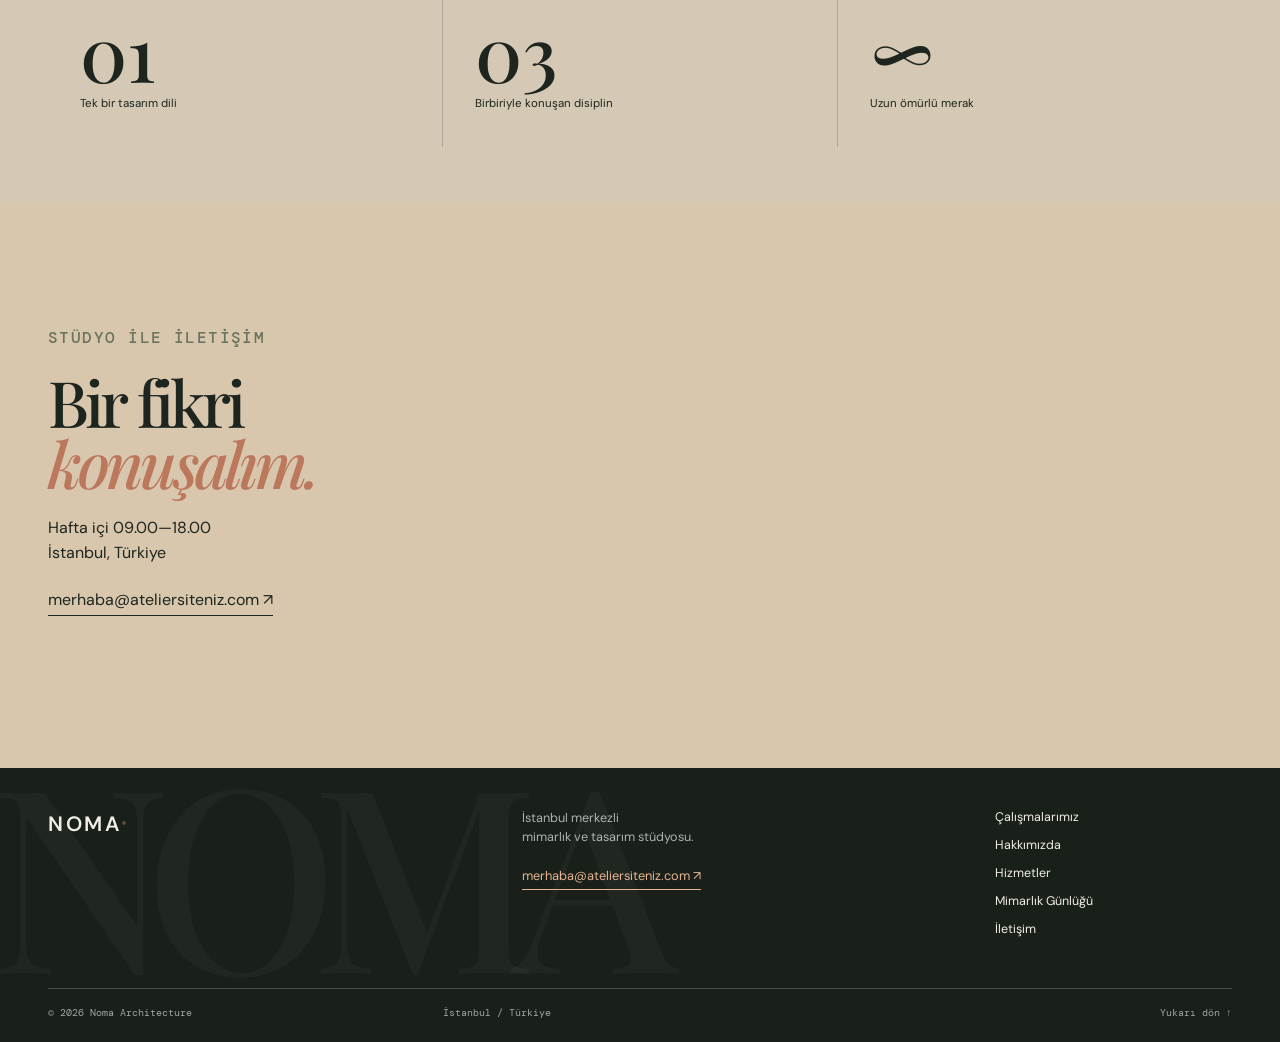
<file: hakkimizda.html>
<!doctype html>
<html lang="tr">

<head>
    <meta charset="utf-8">
    <meta name="viewport" content="width=device-width,initial-scale=1">
    <title>Hakkımızda — NOMA</title>
    <link rel="preconnect" href="https://fonts.googleapis.com">
    <link
        href="https://fonts.googleapis.com/css2?family=DM+Mono&family=DM+Sans:wght@400;500;600&family=Playfair+Display:ital,wght@0,500;1,500&display=swap"
        rel="stylesheet">
    <link href="https://cdn.jsdelivr.net/npm/bootstrap@5.3.8/dist/css/bootstrap.min.css" rel="stylesheet">
    <link rel="stylesheet" href="css/styles.css">
</head>

<body>
    <header class="site-header">
        <nav class="navbar navbar-expand-lg">
            <div class="container-fluid px-4 px-xl-5"><a class="brand" href="index.html">NOMA<sup>®</sup></a><button
                    class="navbar-toggler" type="button" data-bs-toggle="collapse"
                    data-bs-target="#nav"><i></i><i></i></button>
                <div class="collapse navbar-collapse" id="nav">
                    <ul class="navbar-nav ms-auto align-items-lg-center">
                        <li><a href="index.html">Ana Sayfa</a></li>
                        <li><a href="calismalarimiz.html">Çalışmalarımız</a></li>
                        <li><a class="active" href="hakkimizda.html">Hakkımızda</a></li>
                        <li><a href="hizmetler.html">Hizmetler</a></li>
                        <li><a href="notlar.html">Notlar</a></li>
                        <li><a class="nav-button" href="iletisim.html">Proje Başlat <b>↗</b></a></li>
                    </ul>
                </div>
            </div>
        </nav>
    </header>
    <main>
        <section class="page-hero">
            <div class="container-fluid px-4 px-xl-5">
                <p class="kicker">Stüdyo / 2011—</p>
                <h1>Yeri, insanı ve zamanı<br><em>birlikte</em> düşünen stüdyo.</h1>
                <p>NOMA, farklı uzmanlıkları tasarımın merkezinde buluşturan bağımsız bir mimarlık pratiği için örnek
                    marka kurgusudur.</p>
            </div>
        </section>
        <section class="space-xl">
            <div class="container-fluid px-4 px-xl-5">
                <div class="row g-5 align-items-center">
                    <div class="col-lg-6">
                        <div class="studio-image" role="img"
                            aria-label="NOMA stüdyo tasarım yaklaşımını temsil eden iç mekân"></div>
                    </div>
                    <div class="col-lg-5 offset-lg-1">
                        <p class="kicker">Tasarım tavrı</p>
                        <h2 class="display">Daha az jest,<br>daha çok <em>anlam.</em></h2>
                        <p>Biçim ile işlevi karşı karşıya getirmiyoruz. Her ikisinin de yerin koşulları, insan
                            alışkanlıkları ve uzun ömürlü malzemelerle daha iyi çalıştığı tasarım kararları üretiyoruz.
                        </p>
                    </div>
                </div>
            </div>
        </section>
        <section class="numbers-band">
            <div class="container-fluid px-4 px-xl-5">
                <div class="number-grid">
                    <div><b>01</b><span>Tek bir tasarım dili</span></div>
                    <div><b>03</b><span>Birbiriyle konuşan disiplin</span></div>
                    <div><b>∞</b><span>Uzun ömürlü merak</span></div>
                </div>
            </div>
        </section>
    </main>
    <footer class="site-footer">
        <div class="container-fluid px-4 px-xl-5">
            <div class="footer-main"><a class="brand" href="index.html">NOMA<sup>®</sup></a>
                <p>İstanbul merkezli mimarlık ve tasarım stüdyosu.</p>
                <div class="footer-links"><a href="calismalarimiz.html">Çalışmalarımız</a><a
                        href="iletisim.html">İletişim</a></div>
            </div>
            <div class="footer-bottom"><span>© <span id="year"></span> Noma Architecture</span></div>
        </div>
    </footer>
    <script src="https://cdn.jsdelivr.net/npm/bootstrap@5.3.8/dist/js/bootstrap.bundle.min.js"></script>
    <script src="js/script.js"></script>
</body>

</html>
</file>
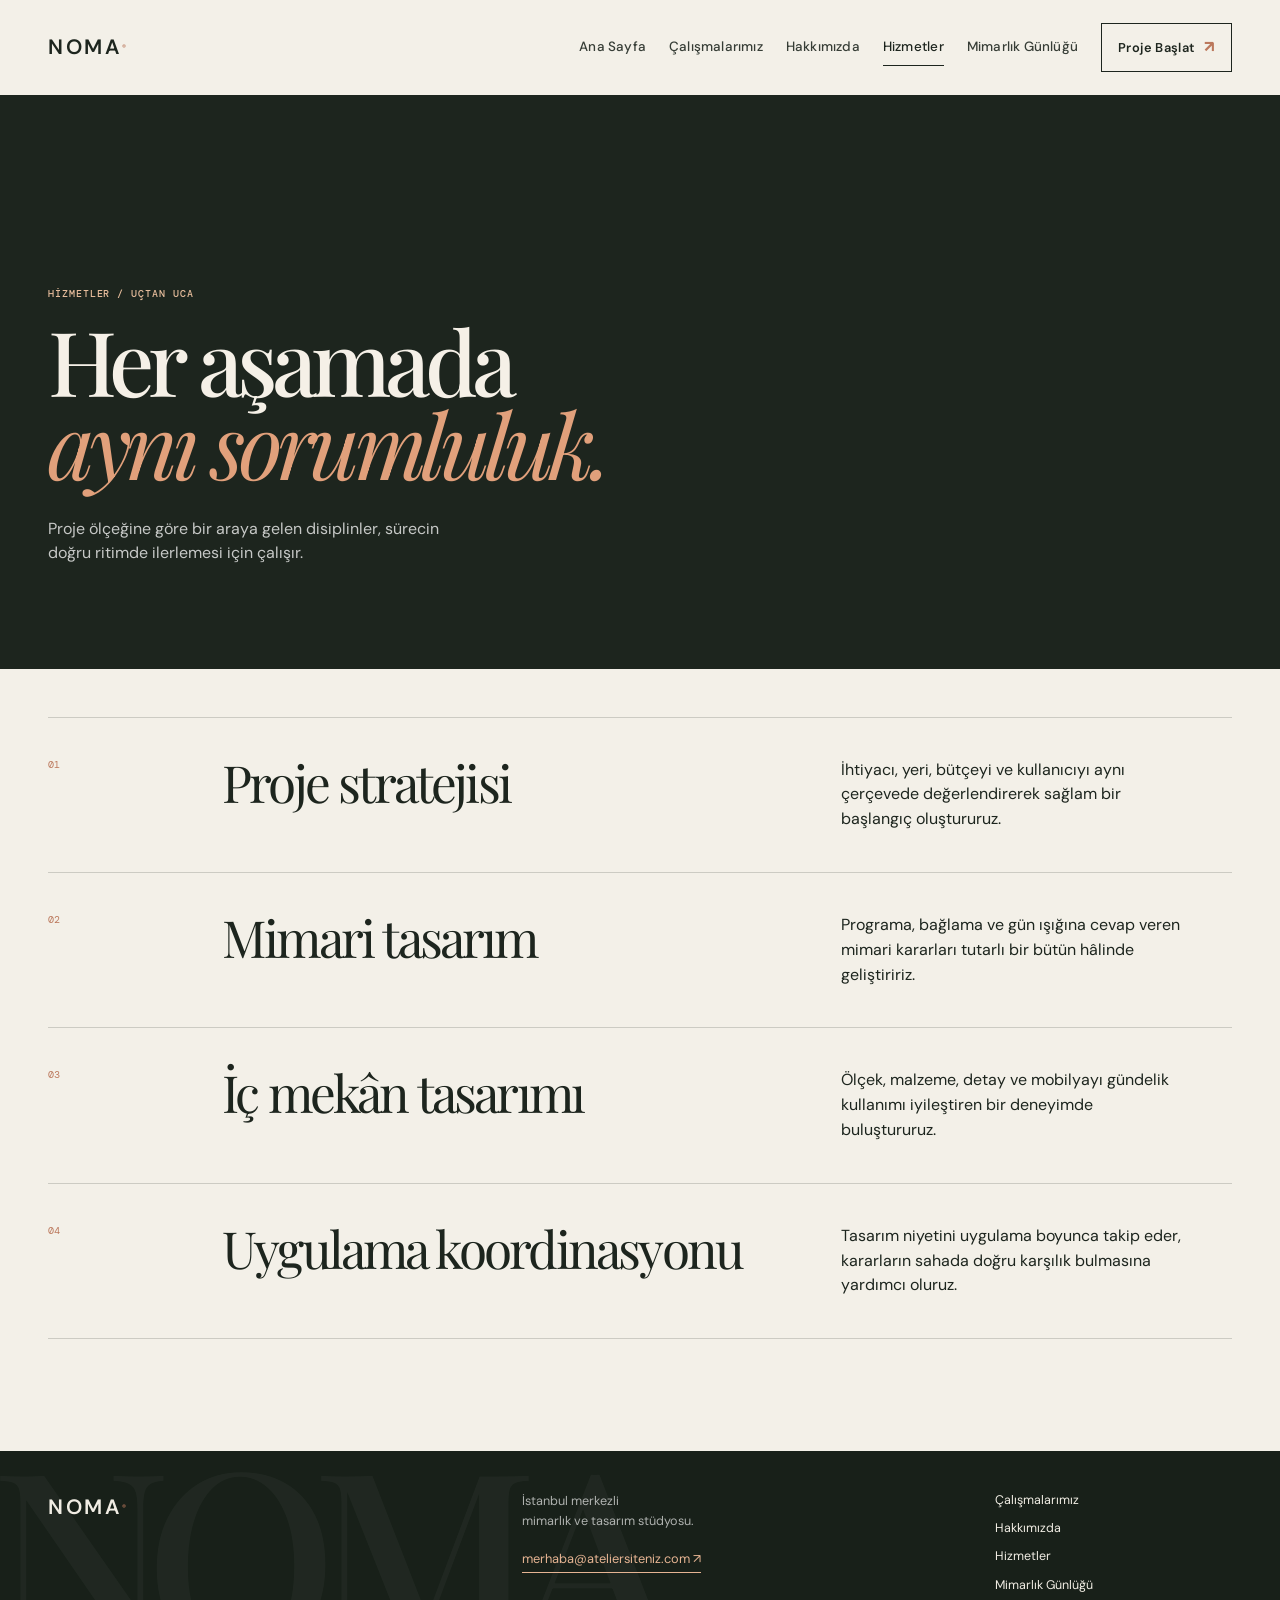
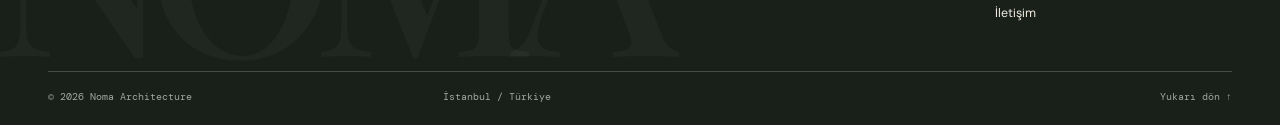
<file: hizmetler.html>
<!doctype html>
<html lang="tr">

<head>
    <meta charset="utf-8">
    <meta name="viewport" content="width=device-width,initial-scale=1">
    <title>Hizmetler — NOMA</title>
    <link rel="preconnect" href="https://fonts.googleapis.com">
    <link
        href="https://fonts.googleapis.com/css2?family=DM+Mono&family=DM+Sans:wght@400;500;600&family=Playfair+Display:ital,wght@0,500;1,500&display=swap"
        rel="stylesheet">
    <link href="https://cdn.jsdelivr.net/npm/bootstrap@5.3.8/dist/css/bootstrap.min.css" rel="stylesheet">
    <link rel="stylesheet" href="css/styles.css">
</head>

<body>
    <header class="site-header">
        <nav class="navbar navbar-expand-lg">
            <div class="container-fluid px-4 px-xl-5"><a class="brand" href="index.html">NOMA<sup>®</sup></a><button
                    class="navbar-toggler" type="button" data-bs-toggle="collapse"
                    data-bs-target="#nav"><i></i><i></i></button>
                <div class="collapse navbar-collapse" id="nav">
                    <ul class="navbar-nav ms-auto align-items-lg-center">
                        <li><a href="index.html">Ana Sayfa</a></li>
                        <li><a href="calismalarimiz.html">Çalışmalarımız</a></li>
                        <li><a href="hakkimizda.html">Hakkımızda</a></li>
                        <li><a class="active" href="hizmetler.html">Hizmetler</a></li>
                        <li><a href="notlar.html">Notlar</a></li>
                        <li><a class="nav-button" href="iletisim.html">Proje Başlat <b>↗</b></a></li>
                    </ul>
                </div>
            </div>
        </nav>
    </header>
    <main>
        <section class="page-hero">
            <div class="container-fluid px-4 px-xl-5">
                <p class="kicker">Hizmetler / Uçtan uca</p>
                <h1>Her aşamada<br><em>aynı sorumluluk.</em></h1>
                <p>Proje ölçeğine göre bir araya gelen disiplinler, sürecin doğru ritimde ilerlemesi için çalışır.</p>
            </div>
        </section>
        <section class="service-page-list">
            <div class="container-fluid px-4 px-xl-5">
                <article class="service-block"><span>01</span>
                    <h2>Proje stratejisi</h2>
                    <p>İhtiyacı, yeri, bütçeyi ve kullanıcıyı aynı çerçevede değerlendirerek sağlam bir başlangıç
                        oluştururuz.</p>
                </article>
                <article class="service-block"><span>02</span>
                    <h2>Mimari tasarım</h2>
                    <p>Programa, bağlama ve gün ışığına cevap veren mimari kararları tutarlı bir bütün hâlinde
                        geliştiririz.</p>
                </article>
                <article class="service-block"><span>03</span>
                    <h2>İç mekân tasarımı</h2>
                    <p>Ölçek, malzeme, detay ve mobilyayı gündelik kullanımı iyileştiren bir deneyimde buluştururuz.</p>
                </article>
                <article class="service-block"><span>04</span>
                    <h2>Uygulama koordinasyonu</h2>
                    <p>Tasarım niyetini uygulama boyunca takip eder, kararların sahada doğru karşılık bulmasına yardımcı
                        oluruz.</p>
                </article>
            </div>
        </section>
    </main>
    <footer class="site-footer">
        <div class="container-fluid px-4 px-xl-5">
            <div class="footer-main"><a class="brand" href="index.html">NOMA<sup>®</sup></a>
                <p>İstanbul merkezli mimarlık ve tasarım stüdyosu.</p>
                <div class="footer-links"><a href="calismalarimiz.html">Çalışmalarımız</a><a
                        href="iletisim.html">İletişim</a></div>
            </div>
            <div class="footer-bottom"><span>© <span id="year"></span> Noma Architecture</span></div>
        </div>
    </footer>
    <script src="https://cdn.jsdelivr.net/npm/bootstrap@5.3.8/dist/js/bootstrap.bundle.min.js"></script>
    <script src="js/script.js"></script>
</body>

</html>
</file>
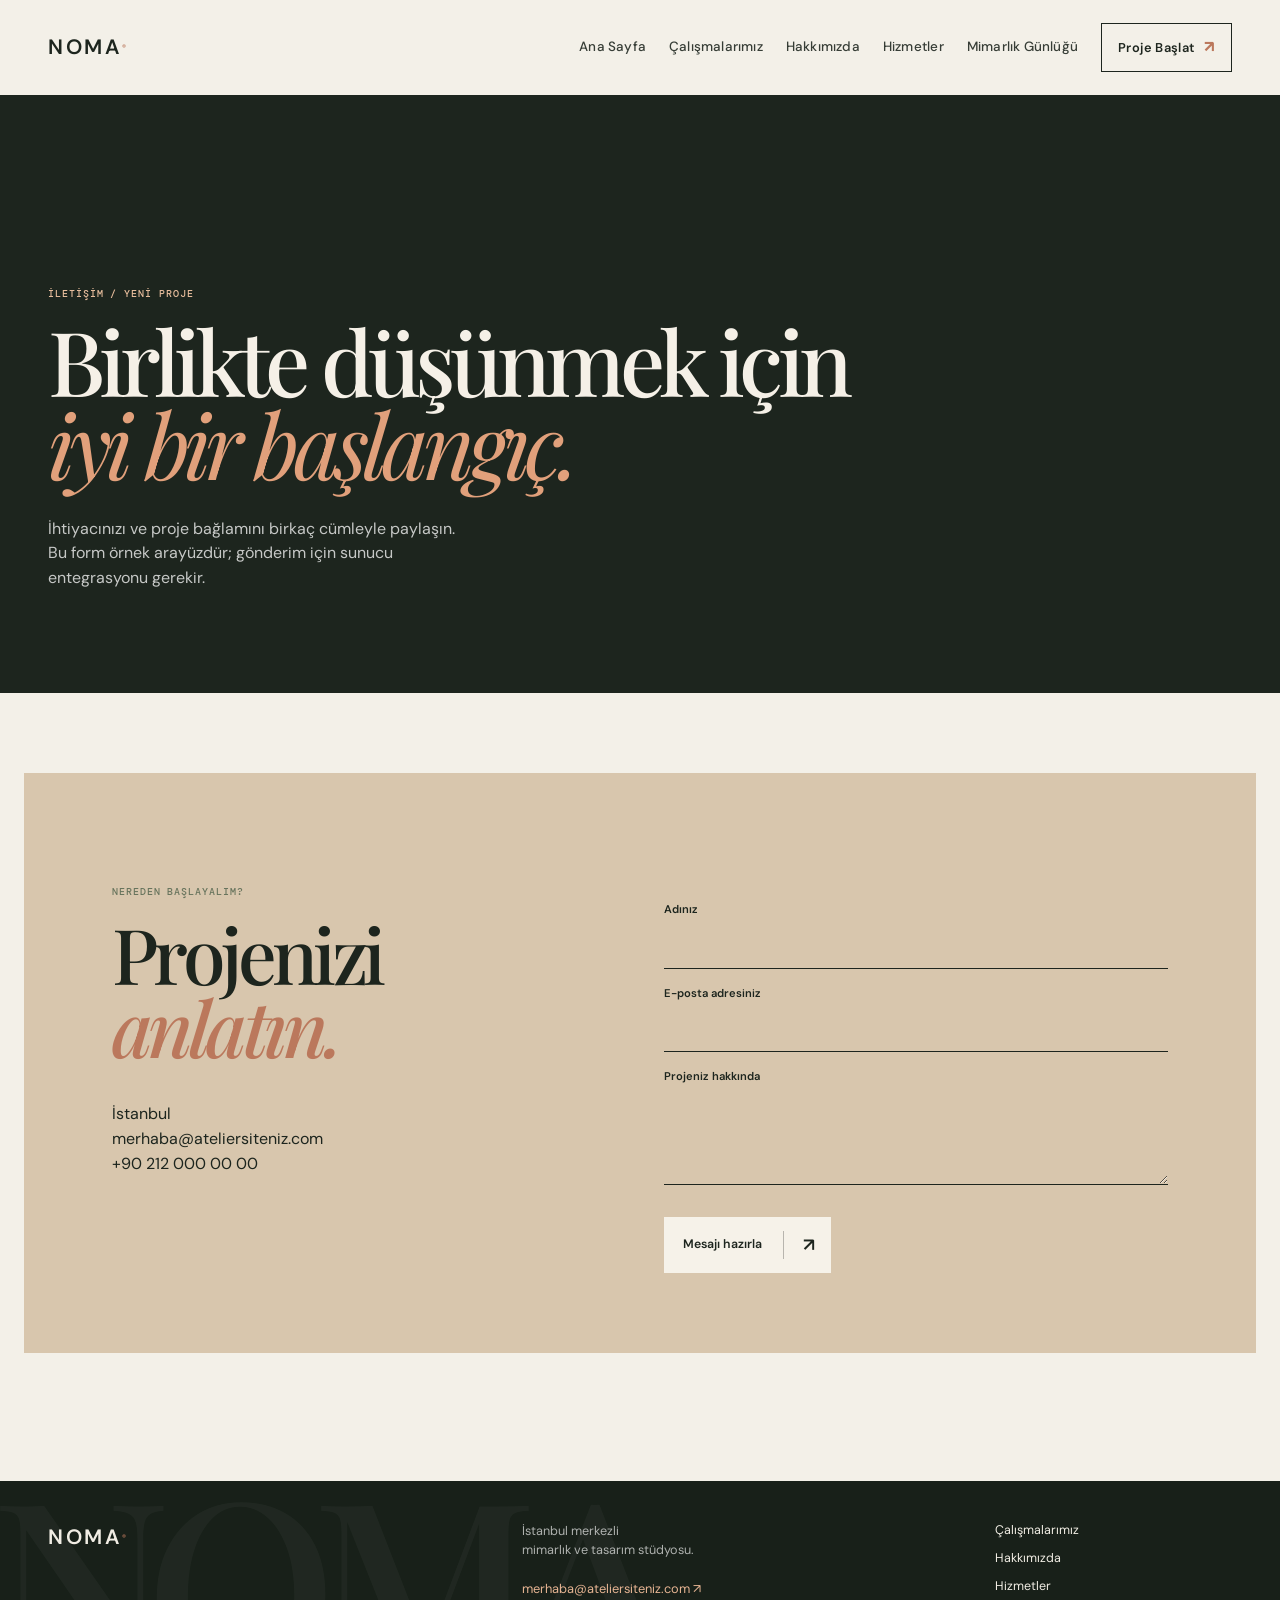
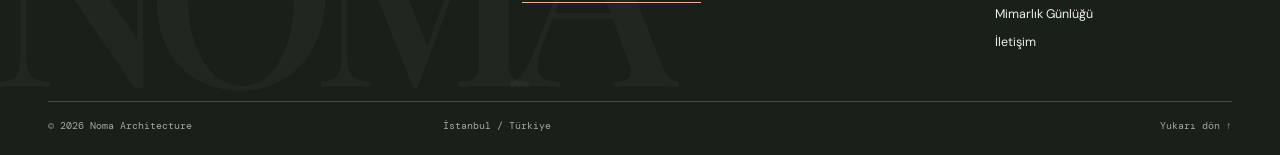
<file: iletisim.html>
<!doctype html>
<html lang="tr">

<head>
    <meta charset="utf-8">
    <meta name="viewport" content="width=device-width,initial-scale=1">
    <title>İletişim — NOMA</title>
    <link rel="preconnect" href="https://fonts.googleapis.com">
    <link
        href="https://fonts.googleapis.com/css2?family=DM+Mono&family=DM+Sans:wght@400;500;600&family=Playfair+Display:ital,wght@0,500;1,500&display=swap"
        rel="stylesheet">
    <link href="https://cdn.jsdelivr.net/npm/bootstrap@5.3.8/dist/css/bootstrap.min.css" rel="stylesheet">
    <link rel="stylesheet" href="css/styles.css">
</head>

<body>
    <header class="site-header">
        <nav class="navbar navbar-expand-lg">
            <div class="container-fluid px-4 px-xl-5"><a class="brand" href="index.html">NOMA<sup>®</sup></a><button
                    class="navbar-toggler" type="button" data-bs-toggle="collapse"
                    data-bs-target="#nav"><i></i><i></i></button>
                <div class="collapse navbar-collapse" id="nav">
                    <ul class="navbar-nav ms-auto align-items-lg-center">
                        <li><a href="index.html">Ana Sayfa</a></li>
                        <li><a href="calismalarimiz.html">Çalışmalarımız</a></li>
                        <li><a href="hakkimizda.html">Hakkımızda</a></li>
                        <li><a href="hizmetler.html">Hizmetler</a></li>
                        <li><a href="notlar.html">Notlar</a></li>
                        <li><a class="nav-button active" href="iletisim.html">Proje Başlat <b>↗</b></a></li>
                    </ul>
                </div>
            </div>
        </nav>
    </header>
    <main>
        <section class="page-hero">
            <div class="container-fluid px-4 px-xl-5">
                <p class="kicker">İletişim / Yeni proje</p>
                <h1>Birlikte düşünmek için<br><em>iyi bir başlangıç.</em></h1>
                <p>İhtiyacınızı ve proje bağlamını birkaç cümleyle paylaşın. Bu form örnek arayüzdür; gönderim için
                    sunucu entegrasyonu gerekir.</p>
            </div>
        </section>
        <section class="space-xl">
            <div class="container-fluid px-4 px-xl-5">
                <div class="contact-panel row g-5">
                    <div class="col-lg-5">
                        <p class="kicker">Nereden başlayalım?</p>
                        <h2>Projenizi<br><em>anlatın.</em></h2>
                        <p>İstanbul<br>merhaba@ateliersiteniz.com<br>+90 212 000 00 00</p>
                    </div>
                    <div class="col-lg-6 offset-lg-1">
                        <form class="contact-form" id="contactForm" novalidate><label for="name">Adınız</label><input
                                id="name" required autocomplete="name"><label for="mail">E-posta adresiniz</label><input
                                id="mail" type="email" required autocomplete="email"><label for="message">Projeniz
                                hakkında</label><textarea id="message" required></textarea><button
                                class="button button-light" type="submit">Mesajı hazırla <span>↗</span></button>
                            <p class="form-status" id="formStatus" aria-live="polite"></p>
                        </form>
                    </div>
                </div>
            </div>
        </section>
    </main>
    <footer class="site-footer">
        <div class="container-fluid px-4 px-xl-5">
            <div class="footer-main"><a class="brand" href="index.html">NOMA<sup>®</sup></a>
                <p>İstanbul merkezli mimarlık ve tasarım stüdyosu.</p>
                <div class="footer-links"><a href="calismalarimiz.html">Çalışmalarımız</a><a
                        href="hakkimizda.html">Hakkımızda</a></div>
            </div>
            <div class="footer-bottom"><span>© <span id="year"></span> Noma Architecture</span></div>
        </div>
    </footer>
    <script src="https://cdn.jsdelivr.net/npm/bootstrap@5.3.8/dist/js/bootstrap.bundle.min.js"></script>
    <script src="js/script.js"></script>
</body>

</html>
</file>
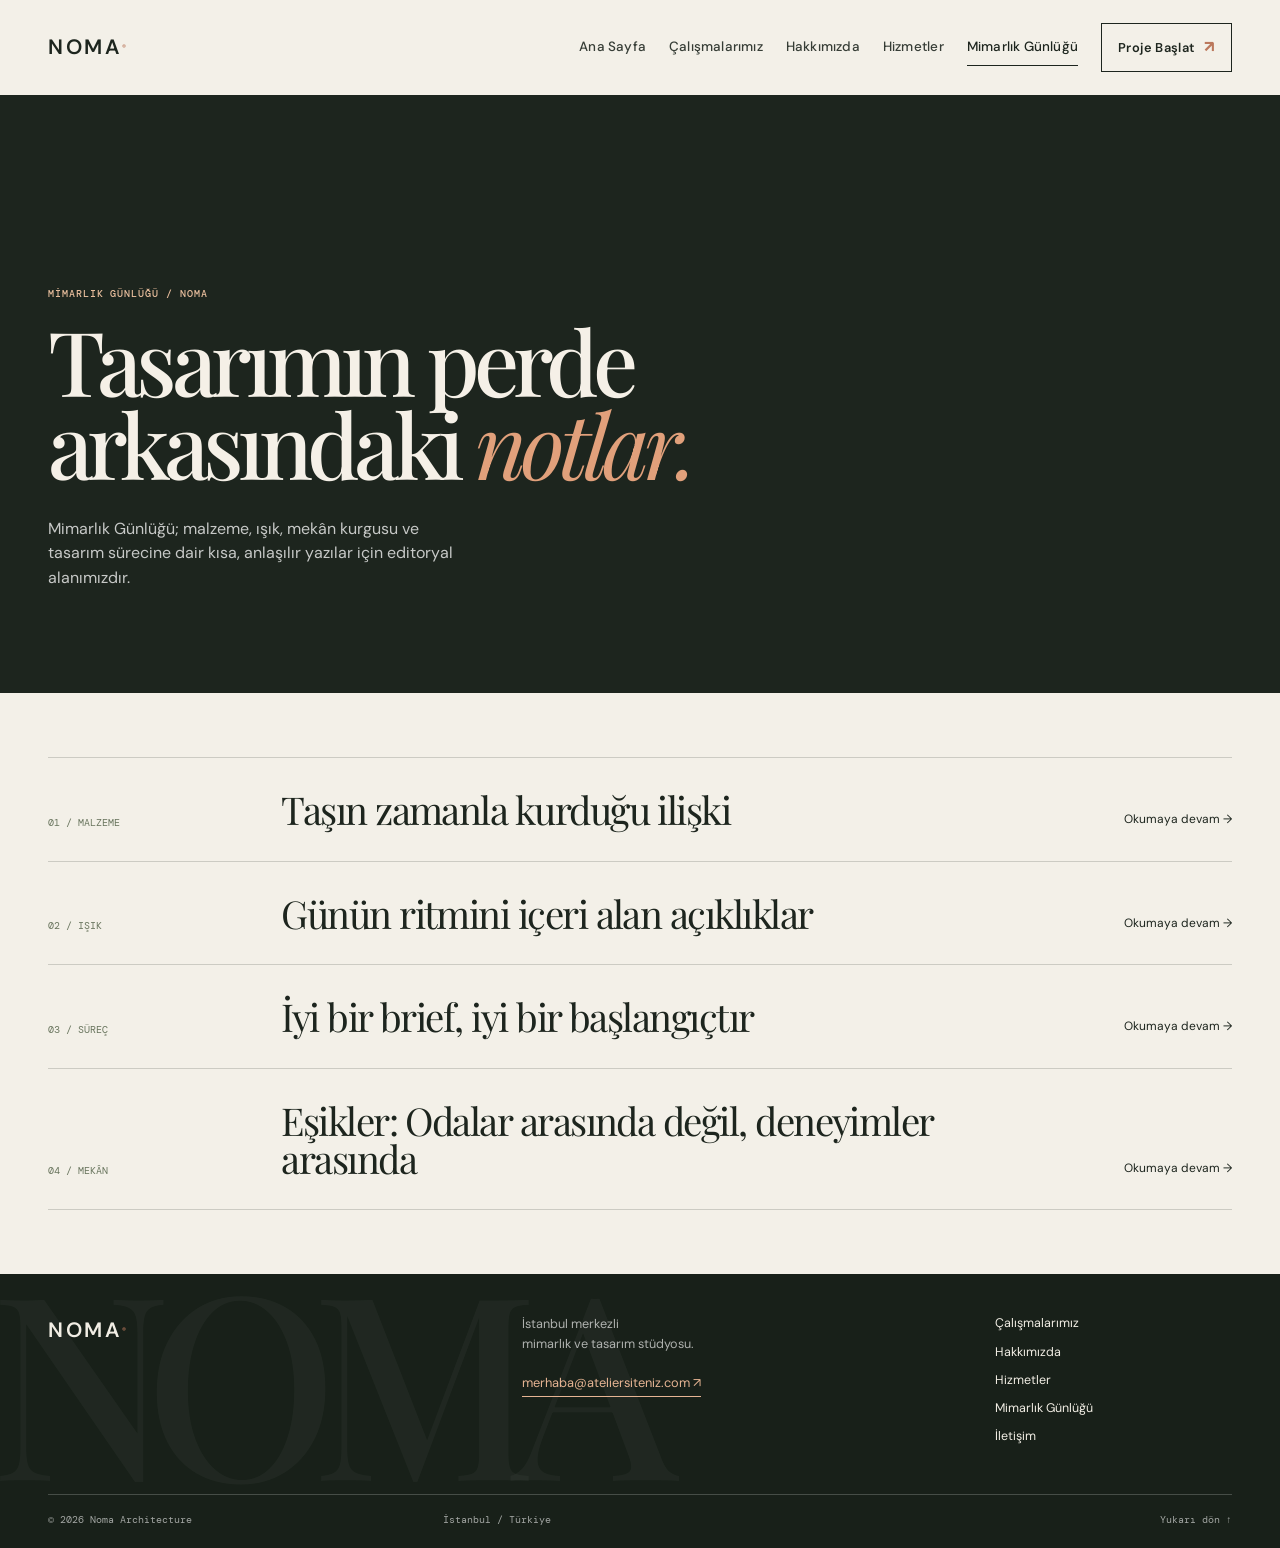
<file: notlar.html>
<!doctype html>
<html lang="tr">

<head>
    <meta charset="utf-8">
    <meta name="viewport" content="width=device-width,initial-scale=1">
    <title>Notlar — NOMA</title>
    <link rel="preconnect" href="https://fonts.googleapis.com">
    <link
        href="https://fonts.googleapis.com/css2?family=DM+Mono&family=DM+Sans:wght@400;500;600&family=Playfair+Display:ital,wght@0,500;1,500&display=swap"
        rel="stylesheet">
    <link href="https://cdn.jsdelivr.net/npm/bootstrap@5.3.8/dist/css/bootstrap.min.css" rel="stylesheet">
    <link rel="stylesheet" href="css/styles.css">
</head>

<body>
    <header class="site-header">
        <nav class="navbar navbar-expand-lg">
            <div class="container-fluid px-4 px-xl-5"><a class="brand" href="index.html">NOMA<sup>®</sup></a><button
                    class="navbar-toggler" type="button" data-bs-toggle="collapse"
                    data-bs-target="#nav"><i></i><i></i></button>
                <div class="collapse navbar-collapse" id="nav">
                    <ul class="navbar-nav ms-auto align-items-lg-center">
                        <li><a href="index.html">Ana Sayfa</a></li>
                        <li><a href="calismalarimiz.html">Çalışmalarımız</a></li>
                        <li><a href="hakkimizda.html">Hakkımızda</a></li>
                        <li><a href="hizmetler.html">Hizmetler</a></li>
                        <li><a class="active" href="notlar.html">Notlar</a></li>
                        <li><a class="nav-button" href="iletisim.html">Proje Başlat <b>↗</b></a></li>
                    </ul>
                </div>
            </div>
        </nav>
    </header>
    <main>
        <section class="page-hero">
            <div class="container-fluid px-4 px-xl-5">
                <p class="kicker">NOMA Notları</p>
                <h1>Mekân hakkında<br><em>düşünmeye devam.</em></h1>
                <p>Tasarım kararlarını, malzeme deneyimlerini ve süreçteki küçük ama belirleyici detayları bir araya
                    getiren editoryal alan.</p>
            </div>
        </section>
        <section class="editorial-list">
            <div class="container-fluid px-4 px-xl-5">
                <article class="article-row"><span>01 / Malzeme</span>
                    <h2>Taşın zamanla kurduğu ilişki</h2><a href="iletisim.html">Okumaya devam →</a>
                </article>
                <article class="article-row"><span>02 / Işık</span>
                    <h2>Günün ritmini içeri alan açıklıklar</h2><a href="iletisim.html">Okumaya devam →</a>
                </article>
                <article class="article-row"><span>03 / Süreç</span>
                    <h2>İyi bir brief, iyi bir başlangıçtır</h2><a href="iletisim.html">Okumaya devam →</a>
                </article>
                <article class="article-row"><span>04 / Mekân</span>
                    <h2>Eşikler: Odalar arasında değil, deneyimler arasında</h2><a href="iletisim.html">Okumaya devam
                        →</a>
                </article>
            </div>
        </section>
    </main>
    <footer class="site-footer">
        <div class="container-fluid px-4 px-xl-5">
            <div class="footer-main"><a class="brand" href="index.html">NOMA<sup>®</sup></a>
                <p>İstanbul merkezli mimarlık ve tasarım stüdyosu.</p>
                <div class="footer-links"><a href="calismalarimiz.html">Çalışmalarımız</a><a
                        href="iletisim.html">İletişim</a></div>
            </div>
            <div class="footer-bottom"><span>© <span id="year"></span> Noma Architecture</span></div>
        </div>
    </footer>
    <script src="https://cdn.jsdelivr.net/npm/bootstrap@5.3.8/dist/js/bootstrap.bundle.min.js"></script>
    <script src="js/script.js"></script>
</body>

</html>
</file>
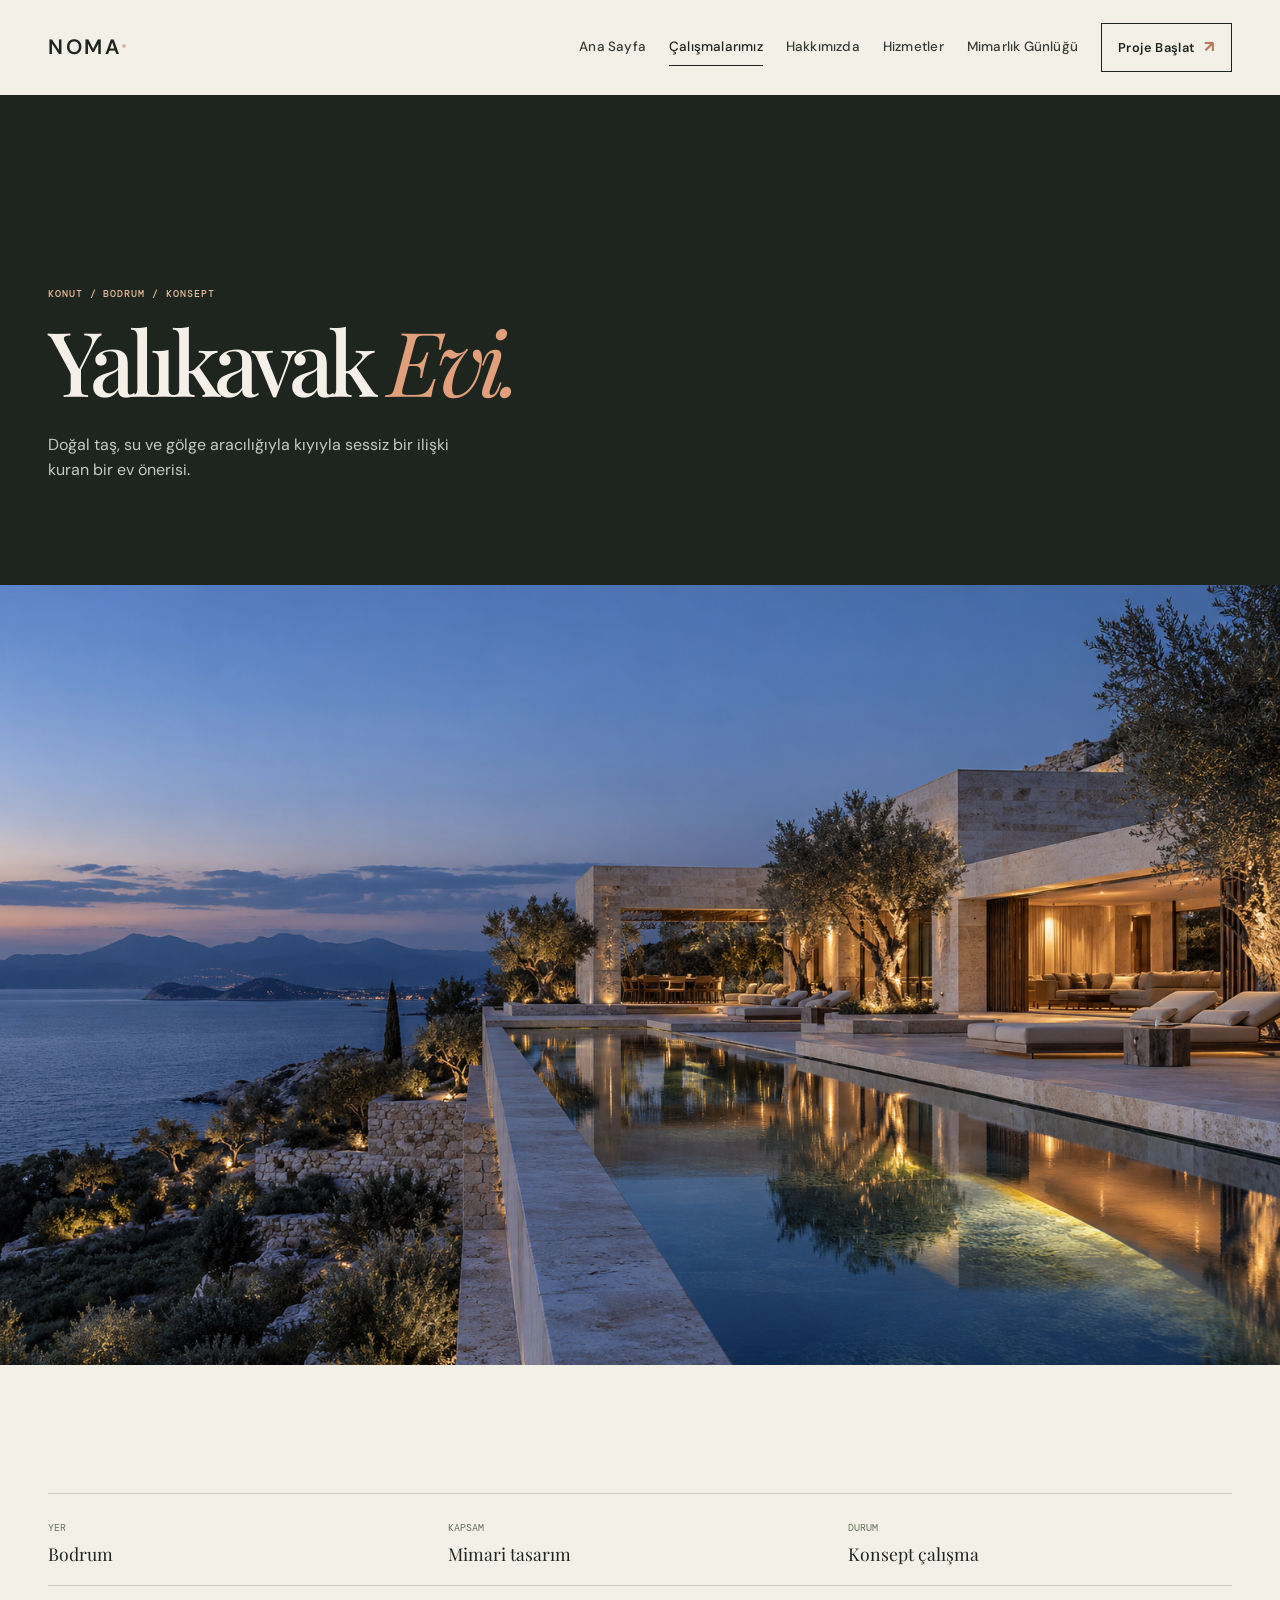
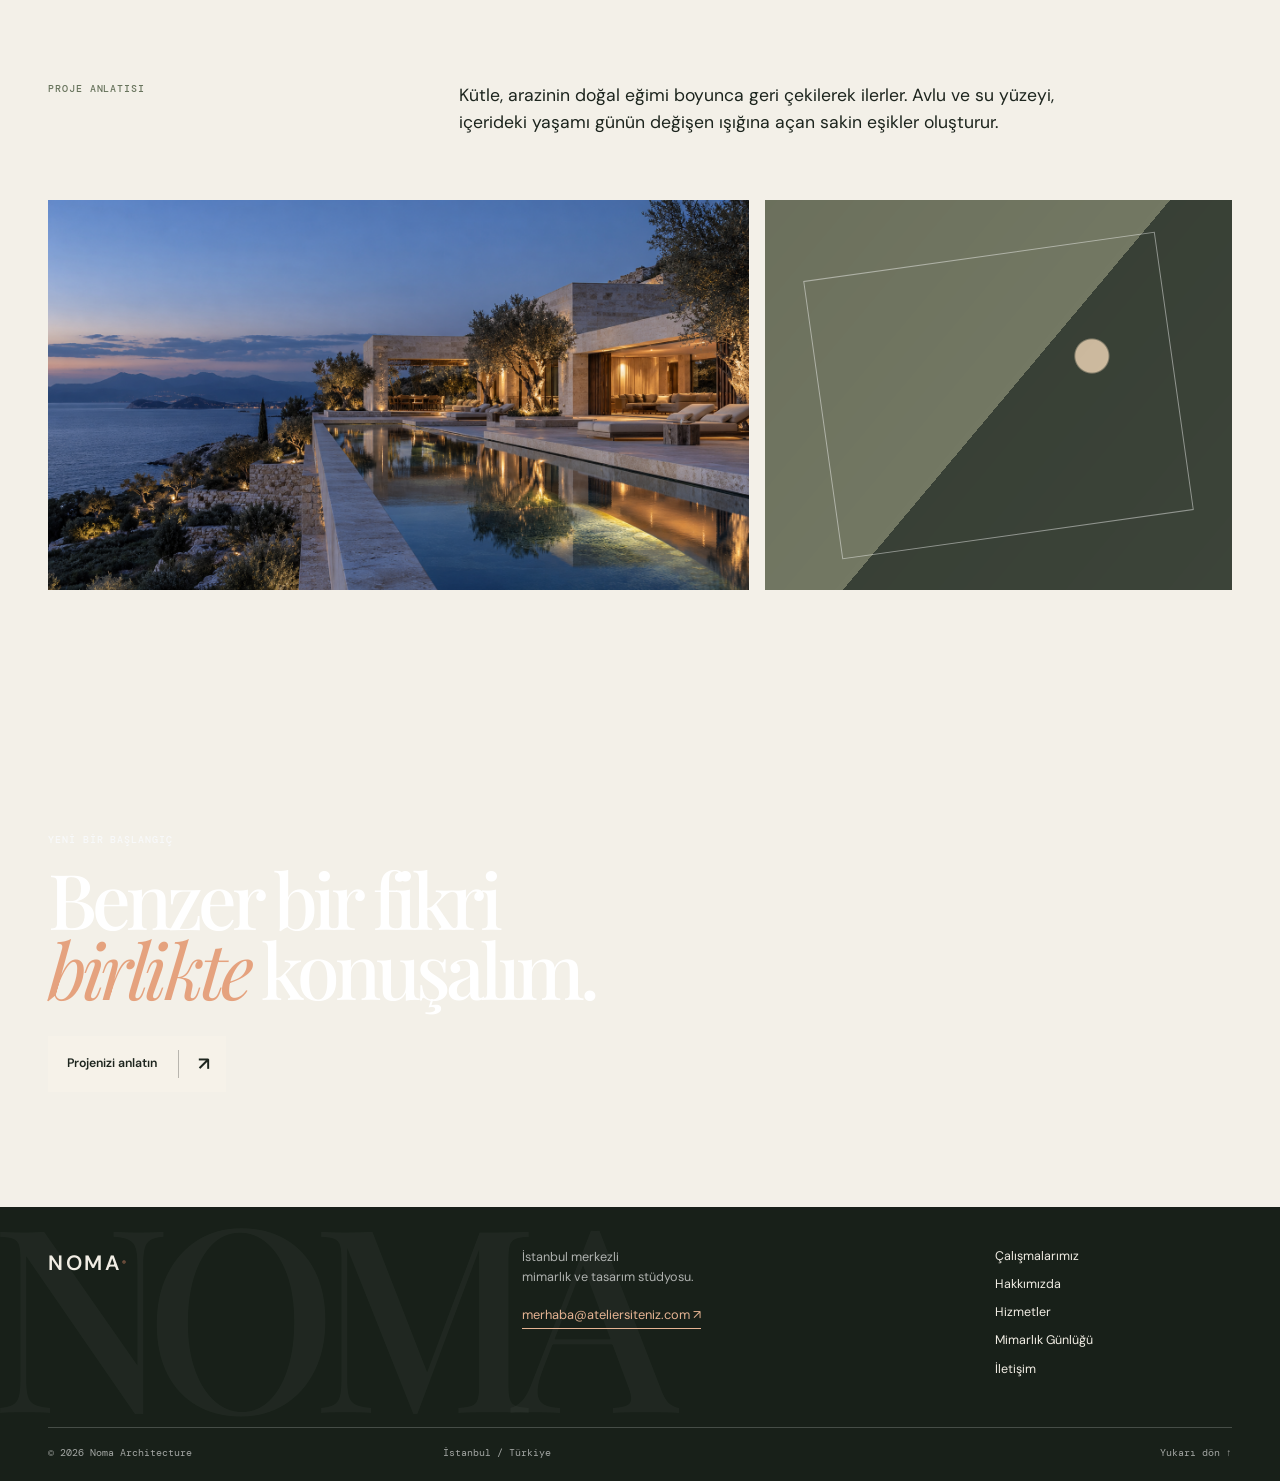
<file: proje.html>
<!doctype html>
<html lang="tr">

<head>
    <meta charset="utf-8">
    <meta name="viewport" content="width=device-width,initial-scale=1">
    <title>Proje Detayı — NOMA</title>
    <link rel="preconnect" href="https://fonts.googleapis.com">
    <link
        href="https://fonts.googleapis.com/css2?family=DM+Mono&family=DM+Sans:wght@400;500;600&family=Playfair+Display:ital,wght@0,500;1,500&display=swap"
        rel="stylesheet">
    <link href="https://cdn.jsdelivr.net/npm/bootstrap@5.3.8/dist/css/bootstrap.min.css" rel="stylesheet">
    <link rel="stylesheet" href="css/styles.css">
</head>

<body>
    <header class="site-header">
        <nav class="navbar navbar-expand-lg">
            <div class="container-fluid px-4 px-xl-5"><a class="brand" href="index.html">NOMA<sup>®</sup></a><button
                    class="navbar-toggler" type="button" data-bs-toggle="collapse" data-bs-target="#nav"
                    aria-label="Menüyü aç"><i></i><i></i></button>
                <div class="collapse navbar-collapse" id="nav">
                    <ul class="navbar-nav ms-auto align-items-lg-center">
                        <li><a href="index.html">Ana Sayfa</a></li>
                        <li><a class="active" href="calismalarimiz.html">Çalışmalarımız</a></li>
                        <li><a href="hakkimizda.html">Hakkımızda</a></li>
                        <li><a href="hizmetler.html">Hizmetler</a></li>
                        <li><a href="notlar.html">Mimarlık Günlüğü</a></li>
                        <li><a class="nav-button" href="iletisim.html">Proje Başlat <b>↗</b></a></li>
                    </ul>
                </div>
            </div>
        </nav>
    </header>
    <main>
        <section class="page-hero">
            <div class="container-fluid px-4 px-xl-5">
                <p class="kicker" id="projectType">Konut / Konsept</p>
                <h1 id="projectTitle">Yalıkavak <em>Evi.</em></h1>
                <p id="projectLead">Doğal taş, su ve gölge aracılığıyla kıyıyla sessiz bir ilişki kuran bir ev önerisi.
                </p>
            </div>
        </section>
        <div class="project-cover" id="projectCover" role="img" aria-label="Proje görseli"></div>
        <section class="space-xl">
            <div class="container-fluid px-4 px-xl-5">
                <div class="project-meta">
                    <div><span>Yer</span><b id="projectPlace">Bodrum</b></div>
                    <div><span>Kapsam</span><b id="projectScope">Mimari tasarım</b></div>
                    <div><span>Durum</span><b>Konsept çalışma</b></div>
                </div>
                <div class="row mt-5 g-5">
                    <div class="col-lg-3">
                        <p class="kicker">Proje anlatısı</p>
                    </div>
                    <div class="col-lg-7 offset-lg-1">
                        <p class="project-story" id="projectStory">Kütle, arazinin doğal eğimi boyunca geri çekilerek
                            ilerler. Avlu ve su yüzeyi, içerideki yaşamı günün değişen ışığına açan sakin eşikler
                            oluşturur.</p>
                    </div>
                </div>
                <div class="project-gallery mt-5"><img id="galleryImage" src="public/project-bodrum.png"
                        alt="Proje detayı">
                    <div class="abstract-visual visual-moss"></div>
                </div>
            </div>
        </section>
        <section class="project-cta">
            <div class="container-fluid px-4 px-xl-5">
                <p class="kicker text-light">Yeni bir başlangıç</p>
                <h2>Benzer bir fikri<br><em>birlikte</em> konuşalım.</h2><a class="button button-light"
                    href="iletisim.html">Projenizi anlatın <span>↗</span></a>
            </div>
        </section>
    </main>
    <footer class="site-footer">
        <div class="container-fluid px-4 px-xl-5">
            <div class="footer-main"><a class="brand" href="index.html">NOMA<sup>®</sup></a>
                <div>
                    <p>İstanbul merkezli mimarlık ve tasarım stüdyosu.</p><a class="footer-mail"
                        href="mailto:merhaba@ateliersiteniz.com">merhaba@ateliersiteniz.com ↗</a>
                </div>
                <div class="footer-links"><a href="calismalarimiz.html">Çalışmalarımız</a><a
                        href="hakkimizda.html">Hakkımızda</a><a href="iletisim.html">İletişim</a></div>
            </div>
            <div class="footer-bottom"><span>© <span id="year"></span> Noma Architecture</span><span>İstanbul /
                    Türkiye</span><a href="#main">Yukarı dön ↑</a></div>
        </div>
    </footer>
    <script src="https://cdn.jsdelivr.net/npm/bootstrap@5.3.8/dist/js/bootstrap.bundle.min.js"></script>
    <script src="js/script.js"></script>
    <script>const projects = { yalikavak: { title: 'Yalıkavak <em>Evi.</em>', type: 'Konut / Bodrum', place: 'Bodrum', scope: 'Mimari tasarım', lead: 'Doğal taş, su ve gölge aracılığıyla kıyıyla sessiz bir ilişki kuran bir ev önerisi.', story: 'Kütle, arazinin doğal eğimi boyunca geri çekilerek ilerler. Avlu ve su yüzeyi, içerideki yaşamı günün değişen ışığına açan sakin eşikler oluşturur.', image: 'public/project-bodrum.png' }, arsiv: { title: 'Arşiv <em>Evi.</em>', type: 'Kültür / İstanbul', place: 'İstanbul', scope: 'İç mekân tasarımı', lead: 'Bilgiyi saklayan değil, insanı bilginin çevresinde bir araya getiren bir kültür mekânı.', story: 'Kemerler, kitaplıklar ve tavan açıklığı; programın farklı hızlarını birbirine bağlar. Ahşap ve sıvanın dengesi, odaklanma ile karşılaşma için yumuşak bir arka plan oluşturur.', image: 'public/project-library.png' }, vadi: { title: 'Vadi <em>Ofisleri.</em>', type: 'İşyeri / İstanbul', place: 'İstanbul', scope: 'Mekân stratejisi', lead: 'Çalışma alanını açık planın ötesinde, farklı odak biçimlerine cevap veren bir ekosistem olarak düşünüyor.', story: 'Dolaşım, ortak kullanım ve odak alanları arasında kurulan geçirgenlik; gün içindeki farklı çalışma ritimlerine alan açar.', image: 'public/hero-architecture.png' }, orman: { title: 'Orman <em>Avlusu.</em>', type: 'Konut / İstanbul', place: 'İstanbul', scope: 'Mimari tasarım', lead: 'Yapının içine çekilen avlu, doğayı izlenen bir manzara olmaktan çıkarıp hayatın merkezine alır.', story: 'Avlu etrafında yerleşen hacimler, gün ışığı ve rüzgârla beraber değişen bir gündelik yaşam kurgusu oluşturur.', image: 'public/hero-architecture.png' } }; const data = projects[new URLSearchParams(location.search).get('project')] || projects.yalikavak; document.title = data.title.replace(/<[^>]*>/g, '') + ' — NOMA'; projectTitle.innerHTML = data.title; projectType.textContent = data.type + ' / Konsept'; projectPlace.textContent = data.place; projectScope.textContent = data.scope; projectLead.textContent = data.lead; projectStory.textContent = data.story; projectCover.style.backgroundImage = `url('${data.image}')`; galleryImage.src = data.image;</script>
</body>

</html>
</file>
<file: css/styles.css>
:root {
    --ink: #1d251e;
    --paper: #f3f0e8;
    --sand: #d9cfbd;
    --terra: #bb785c;
    --moss: #68745d;
    --line: rgba(29, 37, 30, .18);
    --serif: 'Playfair Display', Georgia, serif;
    --sans: 'DM Sans', Arial, sans-serif;
    --mono: 'DM Mono', monospace
}

* {
    box-sizing: border-box
}

html {
    scroll-behavior: smooth
}

body {
    background: var(--paper);
    color: var(--ink);
    font-family: var(--sans);
    line-height: 1.55
}

a {
    color: inherit;
    text-decoration: none
}

.skip-link {
    position: absolute;
    z-index: 99;
    top: -4rem;
    left: 1rem;
    background: #fff;
    padding: .6rem 1rem
}

.skip-link:focus {
    top: 1rem
}

.site-header {
    position: relative;
    z-index: 10;
    color: var(--ink)
}

.home .site-header {
    position: absolute;
    inset: 0 0 auto;
    color: #fff
}

.navbar {
    padding: 1.45rem 0
}

.brand {
    font-weight: 600;
    font-size: 1.3rem;
    letter-spacing: .13em
}

.brand sup {
    font-size: .5rem;
    color: var(--terra)
}

.navbar-nav {
    gap: 2rem
}

.navbar-nav a {
    font-size: .76rem;
    letter-spacing: .03em
}

.navbar-nav>li>a:not(.nav-button) {
    opacity: .75
}

.navbar-nav>li>a:hover,
.navbar-nav>li>a.active {
    opacity: 1
}

.nav-button {
    border: 1px solid currentColor;
    padding: .57rem .85rem !important;
    display: inline-block;
}

.nav-button b {
    font-size: 1rem;
    color: var(--terra);
    margin-left: .35rem
}

.navbar-toggler {
    border: 0;
    padding: 0;
    width: 30px;
    display: grid;
    gap: 6px
}

.navbar-toggler:focus {
    box-shadow: none
}

.navbar-toggler i {
    display: block;
    height: 1px;
    background: currentColor
}

.navbar-toggler i:last-child {
    width: 67%;
    justify-self: end
}

.hero-carousel,
.hero-slide {
    height: max(690px, 100svh);
    min-height: 640px
}

.hero-slide {
    position: relative;
    background: center/cover no-repeat;
    color: #fff
}

.slide-one {
    background-image: url('../public/hero-architecture.png')
}

.slide-two {
    background-image: url('../public/project-bodrum.png')
}

.slide-three {
    background-image: url('../public/project-library.png')
}

.hero-shade {
    position: absolute;
    inset: 0;
    background: linear-gradient(90deg, rgba(12, 17, 13, .73), rgba(12, 17, 13, .16) 68%), linear-gradient(0deg, rgba(12, 17, 13, .5), transparent 50%)
}

.hero-copy {
    height: 100%;
    position: relative;
    z-index: 1;
    padding-top: clamp(9rem, 20vh, 14rem);
    padding-bottom: 4.3rem;
    display: flex;
    flex-direction: column;
    justify-content: space-between
}

.kicker {
    font: 500 .65rem/1.3 var(--mono);
    text-transform: uppercase;
    letter-spacing: .09em;
    color: var(--moss);
    margin: 0 0 1.1rem
}

.text-light {
    color: #e6c5ab
}

.hero-copy h1,
.display,
.project-cta h2 {
    font: 500 clamp(3.35rem, 7.4vw, 8rem)/.91 var(--serif);
    letter-spacing: -.065em;
    margin: 0
}

.hero-copy h1 em,
.display em,
.project-cta em {
    font-weight: 400;
    color: #e5a27e
}

.hero-bottom {
    display: flex;
    justify-content: space-between;
    align-items: end;
    gap: 2rem
}

.hero-bottom p {
    width: 280px;
    margin: 0;
    color: rgba(255, 255, 255, .85);
    font-size: .92rem
}

.button {
    display: inline-flex;
    align-items: center;
    gap: 1.3rem;
    font-size: .77rem;
    font-weight: 600;
    padding: .85rem 1rem .85rem 1.2rem
}

.button span {
    font-size: 1.15rem;
    border-left: 1px solid rgba(0, 0, 0, .25);
    padding-left: 1.2rem
}

.button-light {
    background: #f6f2e9;
    color: var(--ink)
}

.button:hover {
    background: var(--terra);
    color: #fff
}

.carousel-indicators {
    justify-content: flex-start;
    left: 3rem;
    bottom: 1.7rem;
    margin: 0;
    gap: .45rem
}

.carousel-indicators [data-bs-target] {
    width: 26px;
    height: 1px;
    border: 0;
    margin: 0;
    background: #fff;
    opacity: .4
}

.carousel-indicators .active {
    opacity: 1
}

.hero-control {
    width: auto;
    bottom: 2.6rem;
    top: auto;
    opacity: 1;
    font-size: 1.25rem
}

.hero-control:hover {
    color: #e5a27e
}

.carousel-control-prev {
    left: auto;
    right: 6.2rem
}

.carousel-control-next {
    right: 3rem
}

.space-xl {
    padding: clamp(5.7rem, 10vw, 10rem) 0
}

.manifesto .display {
    max-width: 1000px;
    margin-bottom: clamp(3.5rem, 7vw, 7rem)
}

.manifesto-note {
    border-top: 1px solid var(--line);
    padding-top: 1.3rem
}

.manifesto-note p {
    font-size: 1rem
}

.underlink {
    display: inline-flex;
    gap: .8rem;
    border-bottom: 1px solid currentColor;
    padding-bottom: .35rem;
    font-size: .8rem;
    font-weight: 600
}

.underlink span {
    color: var(--terra);
    transition: transform .2s
}

.underlink:hover span {
    transform: translateX(5px)
}

.featured {
    background: var(--ink);
    color: #f4f0e6;
    padding: clamp(5.7rem, 9vw, 9rem) 0
}

.section-head {
    display: flex;
    align-items: end;
    justify-content: space-between;
    gap: 2rem;
    margin-bottom: 3.8rem
}

.section-head h2 {
    font: 500 clamp(2.8rem, 5.1vw, 5.6rem)/.97 var(--serif);
    letter-spacing: -.06em;
    margin: 0
}

.light-link {
    color: #f4f0e6
}

.work-tile {
    display: block;
    color: #fff;
    position: relative;
    overflow: hidden;
    min-height: 360px
}

.work-tile.tall {
    min-height: 580px
}

.work-tile.horizontal {
    min-height: 330px
}

.work-tile:after {
    content: '';
    position: absolute;
    inset: 0;
    background: linear-gradient(0deg, rgba(0, 0, 0, .62), transparent 55%)
}

.work-tile img,
.abstract-visual {
    width: 100%;
    height: 100%;
    position: absolute;
    inset: 0;
    object-fit: cover;
    transition: transform .6s ease
}

.work-tile:hover img {
    transform: scale(1.04)
}

.work-info {
    position: absolute;
    z-index: 1;
    inset: auto 1.7rem 1.45rem;
    display: flex;
    justify-content: space-between;
    align-items: end;
    gap: 1rem
}

.work-info b {
    font: 500 clamp(1.4rem, 2vw, 2.25rem)/1 var(--serif)
}

.work-info small {
    font: 500 .62rem var(--mono);
    text-transform: uppercase;
    letter-spacing: .06em;
    opacity: .8
}

.visual-moss {
    background: linear-gradient(130deg, rgba(0, 0, 0, .12), transparent), radial-gradient(circle at 70% 40%, #d7c3a6 0 4%, transparent 4.5%), linear-gradient(130deg, #7a7f69 0 51%, #3c4439 51% 100%)
}

.visual-moss:after {
    content: '';
    position: absolute;
    inset: 14% 12%;
    border: 1px solid rgba(255, 255, 255, .44);
    transform: rotate(-8deg)
}

.capabilities {
    background: #e0d7c7
}

.capabilities .display {
    margin: 0
}

.cap-list a {
    border-top: 1px solid rgba(29, 37, 30, .35);
    padding: 1.3rem 0;
    display: grid;
    grid-template-columns: 12% 1fr 10%;
    align-items: center;
    transition: padding .25s
}

.cap-list a:last-child {
    border-bottom: 1px solid rgba(29, 37, 30, .35)
}

.cap-list a:hover {
    padding-left: .7rem;
    background: rgba(255, 255, 255, .18)
}

.cap-list span {
    font: 500 .65rem var(--mono);
    color: var(--terra)
}

.cap-list b {
    font: 400 clamp(1.45rem, 2.2vw, 2.25rem)/1 var(--serif);
    letter-spacing: -.035em
}

.cap-list i {
    font-style: normal;
    text-align: right;
    color: var(--terra)
}

.process-band {
    padding: clamp(5rem, 8vw, 8rem) 0;
    background: var(--moss);
    color: #f4f0e6
}

.process-intro {
    font: 400 2.1rem/1.1 var(--serif);
    max-width: 300px
}

.process-steps>div {
    border-top: 1px solid rgba(255, 255, 255, .35);
    padding: 1.15rem 0;
    display: grid;
    grid-template-columns: 12% 30% 1fr;
    gap: 1rem
}

.process-steps>div:last-child {
    border-bottom: 1px solid rgba(255, 255, 255, .35)
}

.process-steps span {
    font: .65rem var(--mono);
    color: #e8ba99
}

.process-steps b {
    font: 400 1.4rem/1 var(--serif)
}

.process-steps p {
    font-size: .84rem;
    margin: 0;
    color: rgba(255, 255, 255, .8)
}

.journal .section-head {
    margin-bottom: 2rem
}

.note-card {
    min-height: 300px;
    padding: 1.6rem;
    display: flex;
    flex-direction: column;
    background: #e2dccf
}

.note-card:nth-child(3) {
    background: #cad0bd
}

.note-card span {
    font: .62rem var(--mono);
    letter-spacing: .06em;
    text-transform: uppercase;
    color: var(--terra)
}

.note-card h3 {
    font: 400 2rem/1.03 var(--serif);
    letter-spacing: -.04em;
    margin: auto 0 2rem;
    max-width: 250px
}

.note-card a {
    font-size: .75rem;
    font-weight: 600
}

.note-card i {
    color: var(--terra);
    font-style: normal;
    margin-left: .4rem
}

.featured-note {
    background: var(--terra) !important;
    color: #fff
}

.featured-note span,
.featured-note i {
    color: #f7e9d9
}

.project-cta {
    padding: clamp(5rem, 9vw, 9rem) 0;
    background: linear-gradient(90deg, rgba(20, 29, 21, .82), rgba(20, 29, 21, .3)), url('../public/project-bodrum.png') center/cover;
    color: #fff
}

.project-cta h2 {
    font-size: clamp(3.4rem, 6vw, 6.5rem);
    margin: 0 0 2rem
}

.site-footer {
    background: #182019;
    color: #f1ede4;
    padding: 2.5rem 0 1.4rem
}

.footer-main {
    display: grid;
    grid-template-columns: 2fr 2fr 1fr;
    min-height: 180px
}

.footer-main p {
    font-size: .79rem;
    color: rgba(255, 255, 255, .65)
}

.footer-links {
    display: grid;
    align-content: start;
    gap: .55rem;
    font-size: .78rem
}

.footer-links a:hover {
    color: #e5a27e
}

.footer-bottom {
    border-top: 1px solid rgba(255, 255, 255, .2);
    padding-top: 1.1rem;
    display: flex;
    justify-content: space-between;
    font: .62rem var(--mono);
    color: rgba(255, 255, 255, .6)
}

.page-hero {
    background: var(--ink);
    color: #f5f0e7;
    padding: clamp(8rem, 15vw, 13rem) 0 clamp(4rem, 8vw, 7rem)
}

.page-hero .kicker {
    color: #e7bd9c
}

.page-hero h1 {
    font: 500 clamp(3.6rem, 7vw, 7.3rem)/.93 var(--serif);
    letter-spacing: -.065em;
    max-width: 850px
}

.page-hero h1 em {
    font-weight: 400;
    color: #e1a07b
}

.page-hero p:last-child {
    max-width: 420px;
    margin: 2rem 0 0;
    color: rgba(255, 255, 255, .75)
}

.filter-bar {
    padding: 1.25rem 0;
    border-bottom: 1px solid var(--line);
    display: flex;
    gap: .8rem;
    flex-wrap: wrap
}

.filter-bar button {
    border: 1px solid var(--line);
    background: transparent;
    padding: .42rem .8rem;
    font: .68rem var(--sans);
    cursor: pointer
}

.filter-bar button.active,
.filter-bar button:hover {
    background: var(--ink);
    border-color: var(--ink);
    color: #fff
}

.work-page-grid {
    padding: 3rem 0 7rem
}

.portfolio-card {
    margin-bottom: 2.5rem;
    display: block
}

.portfolio-card img,
.portfolio-card .abstract-visual {
    width: 100%;
    height: clamp(280px, 40vw, 570px);
    object-fit: cover;
    position: relative
}

.portfolio-card .abstract-visual {
    display: block
}

.portfolio-card h2 {
    font: 400 clamp(2rem, 3.3vw, 3.4rem)/1 var(--serif);
    margin: 1rem 0 .25rem
}

.portfolio-card p {
    font: .7rem var(--mono);
    text-transform: uppercase;
    letter-spacing: .05em;
    color: #68705f
}

.studio-image {
    height: clamp(340px, 45vw, 640px);
    background: linear-gradient(110deg, rgba(0, 0, 0, .1), transparent), url('../public/project-library.png') center/cover
}

.numbers-band {
    background: #d5c9b6;
    padding: 3.5rem 0
}

.number-grid {
    display: grid;
    grid-template-columns: repeat(3, 1fr);
    gap: 1px;
    background: rgba(29, 37, 30, .2)
}

.number-grid div {
    background: #d5c9b6;
    padding: 2rem
}

.number-grid b {
    display: block;
    font: 500 clamp(3.2rem, 6vw, 6rem)/1 var(--serif)
}

.number-grid span {
    font-size: .72rem
}

.service-page-list {
    padding: 3rem 0 7rem
}

.service-block {
    padding: 2.5rem 0;
    border-bottom: 1px solid var(--line);
    display: grid;
    grid-template-columns: 12% 1.5fr 1fr;
    gap: 2rem
}

.service-block:first-child {
    border-top: 1px solid var(--line)
}

.service-block span {
    font: .65rem var(--mono);
    color: var(--terra)
}

.service-block h2 {
    font: 400 clamp(2.2rem, 4vw, 4.5rem)/.95 var(--serif);
    letter-spacing: -.055em;
    margin: 0
}

.service-block p {
    margin: 0;
    max-width: 340px
}

.editorial-list {
    padding: 4rem 0
}

.article-row {
    display: grid;
    grid-template-columns: 17% 1fr 18%;
    gap: 2rem;
    align-items: end;
    padding: 2rem 0;
    border-top: 1px solid var(--line)
}

.article-row:last-child {
    border-bottom: 1px solid var(--line)
}

.article-row span,
.article-row time {
    font: .64rem var(--mono);
    text-transform: uppercase;
    color: var(--moss)
}

.article-row h2 {
    font: 400 clamp(1.8rem, 3vw, 3.2rem)/1 var(--serif);
    letter-spacing: -.04em;
    margin: 0
}

.article-row a {
    font-size: .75rem;
    text-align: right
}

.contact-panel {
    padding: 4rem;
    background: #d8c6ad
}

.contact-panel h2 {
    font: 500 clamp(3rem, 6vw, 6rem)/.95 var(--serif);
    letter-spacing: -.06em;
    margin: 0 0 2.5rem
}

.contact-panel h2 em {
    color: var(--terra)
}

.contact-form label {
    display: block;
    font-size: .7rem;
    font-weight: 600;
    margin-top: 1rem
}

.contact-form input,
.contact-form textarea {
    width: 100%;
    border: 0;
    border-bottom: 1px solid var(--ink);
    background: transparent;
    padding: .75rem 0;
    outline: 0
}

.contact-form textarea {
    min-height: 100px;
    resize: vertical
}

.contact-form button {
    border: 0;
    margin-top: 1.5rem
}

.form-status {
    font-size: .8rem;
    margin: 1rem 0 0
}

.reveal {
    opacity: 0;
    transform: translateY(18px);
    transition: opacity .6s, transform .6s
}

.reveal.is-visible {
    opacity: 1;
    transform: none
}

@media(max-width:991px) {
    .navbar-collapse {
        margin-top: 1rem;
        background: var(--ink);
        padding: 1.2rem;
        color: #fff
    }

    .navbar-nav {
        gap: .85rem
    }

    .home .navbar-collapse {
        background: rgba(20, 28, 21, .96)
    }

    .hero-bottom {
        align-items: start;
        flex-direction: column
    }

    .hero-copy {
        padding-top: 10rem
    }

    .hero-control {
        display: none
    }

    .work-tile,
    .work-tile.tall {
        min-height: 410px
    }

    .work-tile.horizontal {
        min-height: 300px
    }

    .footer-main {
        grid-template-columns: 1fr 1fr
    }

    .footer-links {
        margin-top: 2rem
    }

    .service-block {
        grid-template-columns: 10% 1fr
    }

    .service-block p {
        grid-column: 2
    }

    .article-row {
        grid-template-columns: 1fr
    }

    .article-row a {
        text-align: left
    }

    .number-grid {
        grid-template-columns: 1fr
    }

    .page-hero {
        padding-top: 10rem
    }
}

@media(max-width:575px) {
    .navbar {
        padding: 1.1rem 0
    }

    .hero-carousel,
    .hero-slide {
        min-height: 600px;
        height: 100svh
    }

    .hero-copy h1 {
        font-size: 3.3rem
    }

    .carousel-indicators {
        left: 1.5rem
    }

    .section-head {
        display: block
    }

    .section-head .underlink {
        margin-top: 1.5rem
    }

    .work-tile,
    .work-tile.tall {
        min-height: 330px
    }

    .work-grid {
        --bs-gutter-y: 1rem
    }

    .work-info {
        inset: auto 1rem 1rem;
        display: block
    }

    .work-info small {
        display: block;
        margin-top: .5rem
    }

    .process-steps>div {
        grid-template-columns: 12% 1fr
    }

    .process-steps p {
        grid-column: 2
    }

    .footer-main {
        display: block;
        min-height: 0
    }

    .footer-main p {
        margin: 1rem 0 2rem
    }

    .footer-links {
        margin-top: 0
    }

    .service-block {
        grid-template-columns: 1fr;
        gap: 1rem
    }

    .service-block p {
        grid-column: auto
    }

    .contact-panel {
        padding: 2rem
    }

    .manifesto .display br {
        display: none
    }
}

@media(prefers-reduced-motion:reduce) {
    * {
        scroll-behavior: auto !important;
        transition-duration: .01ms !important;
        animation-duration: .01ms !important
    }

    .reveal {
        opacity: 1;
        transform: none
    }
}

.site-header.is-sticky {
    position: fixed !important;
    inset: 0 0 auto !important;
    background: rgba(243, 240, 232, .93);
    color: var(--ink) !important;
    backdrop-filter: blur(14px);
    box-shadow: 0 1px 0 rgba(29, 37, 30, .1);
    animation: nav-in .25s ease
}

.site-header.is-sticky .navbar {
    padding: .8rem 0
}

.home .site-header.is-sticky .navbar-collapse {
    background: var(--paper);
    color: var(--ink)
}

@keyframes nav-in {
    from {
        transform: translateY(-100%)
    }

    to {
        transform: translateY(0)
    }
}

.house-stage {
    margin-top: 2.5rem;
    width: min(260px, 100%);
    height: 275px;
    perspective: 800px;
    cursor: grab;
    user-select: none;
    touch-action: none;
    position: relative
}

.house-stage:active {
    cursor: grabbing
}

.house-stage>span {
    position: absolute;
    bottom: 0;
    left: 0;
    font: .58rem var(--mono);
    letter-spacing: .05em;
    text-transform: uppercase;
    color: var(--moss)
}

.house-rotate {
    height: 230px;
    display: grid;
    place-items: center;
    transform-style: preserve-3d;
    transform: rotateX(-18deg) rotateY(-30deg);
    transition: transform .1s linear
}

.house {
    position: relative;
    width: 140px;
    height: 120px;
    transform-style: preserve-3d
}

.house i {
    position: absolute;
    display: block
}

.house-front {
    width: 140px;
    height: 100px;
    bottom: 0;
    background: #bc7d5e;
    transform: translateZ(48px)
}

.house-front b {
    position: absolute;
    width: 38px;
    height: 64px;
    background: #29352b;
    bottom: 0;
    left: 25px;
    box-shadow: 60px 0 0 #e4d3bb
}

.house-side {
    width: 96px;
    height: 100px;
    right: 0;
    bottom: 0;
    background: #64705c;
    transform: rotateY(90deg) translateZ(92px)
}

.house-base {
    height: 145px;
    width: 175px;
    background: #d9c6a8;
    transform: rotateX(90deg) translateZ(26px) translateX(-18px);
    bottom: -43px
}

.house-roof {
    width: 151px;
    height: 151px;
    background: #29352b;
    transform: rotateX(90deg) translateZ(64px) translateX(-5px) translateY(-16px);
    clip-path: polygon(50% 0, 100% 50%, 50% 100%, 0 50%)
}

.footer-mail {
    display: inline-block;
    color: #e6b493;
    font-size: .8rem;
    border-bottom: 1px solid currentColor;
    padding-bottom: .2rem
}

.site-footer {
    position: relative;
    overflow: hidden
}

.site-footer:before {
    content: 'NOMA';
    position: absolute;
    left: -.04em;
    bottom: .38em;
    font: 500 clamp(7rem, 20vw, 22rem)/.6 var(--serif);
    letter-spacing: -.1em;
    color: rgba(255, 255, 255, .035);
    pointer-events: none
}

.site-footer .container-fluid {
    position: relative
}

.footer-bottom {
    display: grid;
    grid-template-columns: 1fr 1fr 1fr
}

.footer-bottom a {
    text-align: right
}

.project-cover {
    height: clamp(390px, 62vw, 780px);
    background: center/cover no-repeat
}

.project-meta {
    border-top: 1px solid var(--line);
    border-bottom: 1px solid var(--line);
    padding: 1.2rem 0;
    display: grid;
    grid-template-columns: repeat(3, 1fr);
    gap: 1rem
}

.project-meta span {
    font: .62rem var(--mono);
    color: var(--moss);
    text-transform: uppercase
}

.project-meta b {
    display: block;
    font: 400 1.1rem var(--serif);
    color: var(--ink);
    margin-top: .25rem
}

.project-story {
    font-size: 1.1rem;
    max-width: 620px
}

.project-gallery {
    display: grid;
    grid-template-columns: 1.2fr .8fr;
    gap: 1rem
}

.project-gallery>* {
    width: 100%;
    height: 390px;
    object-fit: cover
}

.project-gallery .abstract-visual {
    position: relative;
    height: 390px
}

@media(max-width:575px) {
    .house-stage {
        height: 210px
    }

    .house-rotate {
        transform: scale(.8) rotateX(-18deg) rotateY(-30deg);
        transform-origin: center
    }

    .footer-bottom {
        grid-template-columns: 1fr 1fr
    }

    .footer-bottom span:nth-child(2) {
        display: none
    }

    .project-meta {
        grid-template-columns: 1fr
    }

    .project-gallery {
        grid-template-columns: 1fr
    }

    .project-gallery>* {
        height: 280px
    }
}

.studio-contact {
    background: #d8c6ad;
    padding: clamp(4rem, 8vw, 7rem) 0
}

.studio-contact h2 {
    font: 500 clamp(2.8rem, 5vw, 5rem)/.96 var(--serif);
    letter-spacing: -.06em;
    margin: 0
}

.studio-contact h2 em {
    color: var(--terra)
}

.studio-contact p {
    margin: 1.4rem 0;
    font-size: 1rem
}

.studio-contact a {
    border-bottom: 1px solid var(--ink);
    padding-bottom: .3rem
}

.map-wrap {
    height: 360px;
    min-height: 100%;
    overflow: hidden
}

.map-wrap iframe {
    width: 100%;
    height: 100%;
    border: 0;
    filter: grayscale(1) contrast(.9)
}

.home .site-header.is-sticky {
    position: fixed !important;
    background: #f3f0e8 !important;
    color: #1d251e !important;
    backdrop-filter: none
}

.home .site-header.is-sticky .navbar-collapse {
    background: #f3f0e8 !important;
    color: #1d251e !important
}

.hero-carousel {
    user-select: none;
    cursor: grab
}

.hero-carousel:active {
    cursor: grabbing
}

.hero-carousel .hero-copy {
    user-select: none
}

.hero-control {
    top: 50%;
    bottom: auto !important;
    transform: translateY(-50%);
    width: 3.3rem;
    height: 3.3rem;
    border: 1px solid rgba(255, 255, 255, .45);
    border-radius: 50%;
    display: grid;
    place-items: center
}

.carousel-control-prev {
    left: auto;
    right: 2rem
}

.carousel-control-next {
    right: 2rem;
    top: calc(50% + 4rem)
}

.manifesto-stat {
    margin-top: 2.5rem;
    display: flex;
    min-height: 250px;
    flex-direction: column;
    justify-content: space-between;
    padding: 1.35rem;
    background: var(--ink);
    color: #f4f0e8;
    position: relative;
    overflow: hidden
}

.manifesto-stat:after {
    content: '01';
    position: absolute;
    right: -.04em;
    bottom: -.22em;
    font: 500 9rem/.7 var(--serif);
    color: rgba(255, 255, 255, .08)
}

.manifesto-stat b {
    font: 400 2.3rem/.95 var(--serif);
    max-width: 160px;
    letter-spacing: -.05em
}

.manifesto-stat span {
    font: .6rem var(--mono);
    color: #e5a27e;
    text-transform: uppercase;
    letter-spacing: .08em
}

.article-row h2 a,
.note-card h3 a {
    font: inherit;
    color: inherit;
    text-decoration: none
}

.article-row h2 a:hover,
.note-card h3 a:hover {
    color: var(--terra)
}

.note-card h3 a {
    display: block
}

.article-row {
    cursor: default
}

.blog-cover {
    height: clamp(350px, 55vw, 680px);
    background: center/cover no-repeat
}

.blog-content {
    max-width: 720px;
    font-size: 1.1rem
}

.blog-content p {
    margin-bottom: 1.3rem
}

.blog-content h2 {
    font: 400 2.6rem/1.02 var(--serif);
    letter-spacing: -.05em;
    margin: 2.8rem 0 1rem
}

.blog-back {
    font-size: .75rem;
    font-weight: 600
}

.blog-back:hover {
    color: var(--terra)
}

@media(max-width:991px) {
    .hero-control {
        right: 1.3rem
    }

    .carousel-control-next {
        top: calc(50% + 3.8rem)
    }
}

.house-canvas-wrap {
    margin-top: 2.4rem;
    position: relative;
    width: min(280px, 100%);
    height: 295px;
    overflow: hidden;
    background: linear-gradient(145deg, #ded2bf, #c9bda9);
    cursor: grab;
    touch-action: none
}

.house-canvas-wrap:active {
    cursor: grabbing
}

.house-canvas-wrap canvas {
    display: block;
    width: 100%;
    height: 100%
}

.house-canvas-wrap span {
    position: absolute;
    bottom: 1rem;
    left: 1rem;
    font: .58rem var(--mono);
    letter-spacing: .07em;
    text-transform: uppercase;
    color: #42503f;
    pointer-events: none
}

.maquette-visual {
    margin: 2.4rem 0 0;
    background: #e5ddd0;
    overflow: hidden;
    position: relative
}

.maquette-visual img {
    width: 100%;
    aspect-ratio: 1/1;
    object-fit: cover;
    display: block;
    mix-blend-mode: multiply
}

.maquette-visual figcaption {
    position: absolute;
    left: 1rem;
    bottom: 1rem;
    font: .58rem var(--mono);
    text-transform: uppercase;
    letter-spacing: .07em;
    color: #3c493d;
    background: rgba(243, 240, 232, .82);
    padding: .45rem .55rem
}

.home {
    overflow-x: hidden
}

.hero-carousel .hero-control {
    top: auto !important;
    bottom: 1.65rem !important;
    transform: none;
    width: 3rem;
    height: 3rem;
    background: rgba(21, 29, 22, .24);
    backdrop-filter: blur(5px);
    transition: background .25s, transform .25s
}

.hero-carousel .hero-control:hover {
    background: var(--terra);
    transform: translateY(-3px)
}

.hero-carousel .carousel-control-prev {
    left: calc(50% - 3.45rem);
    right: auto
}

.hero-carousel .carousel-control-next {
    left: calc(50% + .45rem);
    right: auto
}

.carousel-indicators {
    bottom: 2.95rem;
    left: 50%;
    transform: translateX(-50%);
    justify-content: center;
    width: auto;
    right: auto
}

.maquette-3d {
    margin-top: 2.4rem;
    width: min(290px, 100%);
    height: 290px;
    perspective: 1100px;
    cursor: grab;
    touch-action: none;
    user-select: none
}

.maquette-3d:active {
    cursor: grabbing
}

.maquette-card {
    height: 245px;
    width: 245px;
    margin: 0 auto;
    position: relative;
    transform-style: preserve-3d;
    will-change: transform;
    transition: transform .12s ease-out
}

.maquette-face {
    position: absolute;
    inset: 0;
    background: #d5c6b4;
    border: 1px solid rgba(35, 43, 34, .2);
    overflow: hidden;
    backface-visibility: hidden
}

.maquette-face img {
    width: 100%;
    height: 100%;
    object-fit: cover;
    display: block
}

.maquette-front {
    transform: translateZ(16px)
}

.maquette-back {
    transform: rotateY(180deg) translateZ(16px);
    background: linear-gradient(145deg, #b99b7d, #69745f)
}

.maquette-side {
    position: absolute;
    top: 0;
    width: 32px;
    height: 245px;
    background: linear-gradient(90deg, #a88c73, #785f4e);
    transform-origin: left
}

.maquette-side.right {
    right: -32px;
    transform: rotateY(90deg)
}

.maquette-side.left {
    left: 0;
    transform: rotateY(-90deg)
}

.maquette-caption {
    display: block;
    margin-top: 1rem;
    font: .58rem var(--mono);
    letter-spacing: .07em;
    text-transform: uppercase;
    color: #52644d
}

.work-tile,
.portfolio-card,
.note-card,
.article-row,
.cap-list a,
.button,
.nav-button {
    transition: transform .32s cubic-bezier(.2, .75, .2, 1), box-shadow .32s ease, background .25s ease, color .25s ease
}

.portfolio-card:hover {
    transform: translateY(-6px)
}

.portfolio-card:hover h2 {
    color: var(--terra)
}

.note-card:hover {
    transform: translateY(-7px);
    box-shadow: 0 16px 30px rgba(29, 37, 30, .12)
}

.article-row:hover {
    padding-left: 1rem;
    background: rgba(255, 255, 255, .28)
}

.cap-list a:hover {
    box-shadow: inset 4px 0 0 var(--terra)
}

.nav-button:hover {
    background: var(--terra);
    border-color: var(--terra);
    color: #fff
}

@media(max-width:767px) {
    .hero-carousel .hero-control {
        bottom: 1rem !important;
        width: 2.65rem;
        height: 2.65rem
    }

    .hero-carousel .carousel-control-prev {
        left: calc(50% - 3rem)
    }

    .hero-carousel .carousel-control-next {
        left: calc(50% + .35rem)
    }

    .carousel-indicators {
        bottom: 4.35rem
    }

    .hero-copy {
        padding-bottom: 5.8rem
    }

    .hero-bottom p {
        width: auto;
        max-width: 340px
    }

    .manifesto .row {
        row-gap: 2rem
    }

    .maquette-3d {
        height: 250px;
        width: 245px
    }

    .maquette-card {
        transform: scale(.88)
    }

    .section-head h2 {
        font-size: clamp(2.5rem, 10vw, 3.4rem)
    }

    .service-block h2 {
        font-size: clamp(2rem, 10vw, 3rem)
    }

    .footer-main {
        gap: 1rem
    }

    .footer-bottom {
        font-size: .55rem
    }

    .contact-panel .row {
        row-gap: 2rem
    }

    .project-meta {
        gap: .7rem
    }
}

@media(prefers-reduced-motion:reduce) {

    .maquette-card,
    .work-tile,
    .portfolio-card,
    .note-card,
    .article-row,
    .cap-list a,
    .button,
    .nav-button {
        transition: none !important
    }
}

.hero-carousel .hero-control {
    display: grid !important
}

.hero-carousel .carousel-indicators {
    left: 2rem;
    right: auto;
    bottom: 1.85rem;
    transform: none;
    z-index: 5
}

.hero-carousel .carousel-indicators [data-bs-target] {
    width: 34px
}

.maquette-visual {
    margin: 2.4rem 0 0;
    position: relative;
    overflow: hidden;
    background: #e4ddd1
}

.maquette-visual img {
    display: block;
    width: 100%;
    aspect-ratio: 1/1;
    object-fit: cover;
    transform: scale(1.06);
    will-change: transform;
    transition: transform .18s ease-out
}

.maquette-visual figcaption {
    position: absolute;
    left: 1rem;
    bottom: 1rem;
    margin: 0;
    background: rgba(243, 240, 232, .86);
    padding: .45rem .55rem;
    font: .58rem var(--mono);
    letter-spacing: .07em;
    text-transform: uppercase;
    color: #42503f
}

.work-tile img {
    will-change: transform
}

.hero-slide {
    will-change: background-position
}

@media(max-width:767px) {
    .hero-carousel .carousel-indicators {
        left: 1.35rem;
        bottom: 1.55rem;
        transform: none
    }

    .hero-carousel .carousel-indicators [data-bs-target] {
        width: 22px
    }

    .maquette-visual {
        margin-top: 1.4rem
    }
}

.maquette-turntable {
    margin: 2.4rem 0 0;
    position: relative;
    aspect-ratio: 1/1;
    overflow: hidden;
    background: #eee6da;
    cursor: ew-resize;
    touch-action: none
}

.maquette-turntable .turntable-frame {
    position: absolute;
    inset: 0;
    background: url('../public/architectural-maquette-360.png') 0 50%/400% 100% no-repeat
}

.maquette-turntable figcaption {
    position: absolute;
    left: 1rem;
    bottom: 1rem;
    margin: 0;
    background: rgba(243, 240, 232, .9);
    padding: .45rem .55rem;
    font: .58rem var(--mono);
    letter-spacing: .07em;
    text-transform: uppercase;
    color: #42503f;
    pointer-events: none
}

.nav-button:hover,
.button:hover {
    color: #fff !important
}

.nav-button:hover b,
.button:hover span {
    color: #fff !important;
    border-color: rgba(255, 255, 255, .55)
}

.cap-list a:hover,
.cap-list a:hover b,
.cap-list a:hover i {
    color: var(--ink) !important
}

.featured-note:hover,
.featured-note:hover h3,
.featured-note:hover a {
    color: #fff !important
}

.project-cta {
    background-attachment: fixed;
    background-position: center 50%
}

@media(max-width:767px) {
    .maquette-turntable {
        margin-top: 1.4rem
    }

    .project-cta {
        background-attachment: scroll
    }
}

/* Navbar: daha okunaklı bağlantılar ve belirgin etkileşim durumları */
.navbar-nav {
    gap: clamp(1rem, 1.8vw, 2rem);
}

.navbar-nav > li > a:not(.nav-button) {
    position: relative;
    display: inline-flex;
    align-items: center;
    min-height: 2.5rem;
    padding: .45rem 0;
    font-size: .84rem;
    font-weight: 500;
    letter-spacing: .015em;
    opacity: .88;
    transition: opacity .2s ease, color .2s ease;
}

.navbar-nav > li > a:not(.nav-button)::after {
    content: "";
    position: absolute;
    left: 0;
    right: 0;
    bottom: .12rem;
    height: 1px;
    background: currentColor;
    transform: scaleX(0);
    transform-origin: left;
    transition: transform .22s ease;
}

.navbar-nav > li > a:not(.nav-button):hover,
.navbar-nav > li > a:not(.nav-button):focus-visible,
.navbar-nav > li > a:not(.nav-button).active {
    opacity: 1;
}

.navbar-nav > li > a:not(.nav-button):hover::after,
.navbar-nav > li > a:not(.nav-button):focus-visible::after,
.navbar-nav > li > a:not(.nav-button).active::after {
    transform: scaleX(1);
}

.navbar-nav a:focus-visible,
.brand:focus-visible,
.nav-button:focus-visible {
    outline: 2px solid var(--terra);
    outline-offset: 5px;
    border-radius: 2px;
}

.nav-button {
    padding: .68rem 1rem !important;
    font-size: .8rem !important;
    font-weight: 600;
    letter-spacing: .015em;
    transition: background .2s ease, color .2s ease, border-color .2s ease;
}

.nav-button:hover,
.nav-button:focus-visible {
    background: var(--terra);
    border-color: var(--terra);
    color: #fff;
}

@media (max-width: 991.98px) {
    .navbar {
        padding: 1rem 0;
    }

    .navbar-collapse {
        margin-top: .85rem;
        padding: .8rem 1rem 1rem;
        background: var(--paper);
        color: var(--ink);
        border: 1px solid var(--line);
        box-shadow: 0 12px 28px rgba(29, 37, 30, .12);
    }

    .home .navbar-collapse {
        background: rgba(29, 37, 30, .96);
        color: #fff;
        border-color: rgba(255, 255, 255, .18);
        backdrop-filter: blur(12px);
    }

    .navbar-nav {
        align-items: stretch !important;
        gap: .15rem;
    }

    .navbar-nav > li > a:not(.nav-button) {
        display: flex;
        width: 100%;
        min-height: 2.75rem;
        padding: .65rem .15rem;
        font-size: .9rem;
    }

    .navbar-nav > li > a:not(.nav-button)::after {
        right: auto;
        width: 2.2rem;
        bottom: .35rem;
    }

    .nav-button {
        margin-top: .45rem;
        text-align: center;
    }
}

@media (prefers-reduced-motion: reduce) {
    .navbar-nav > li > a,
    .navbar-nav > li > a::after,
    .nav-button {
        transition: none;
    }
}
</file>
